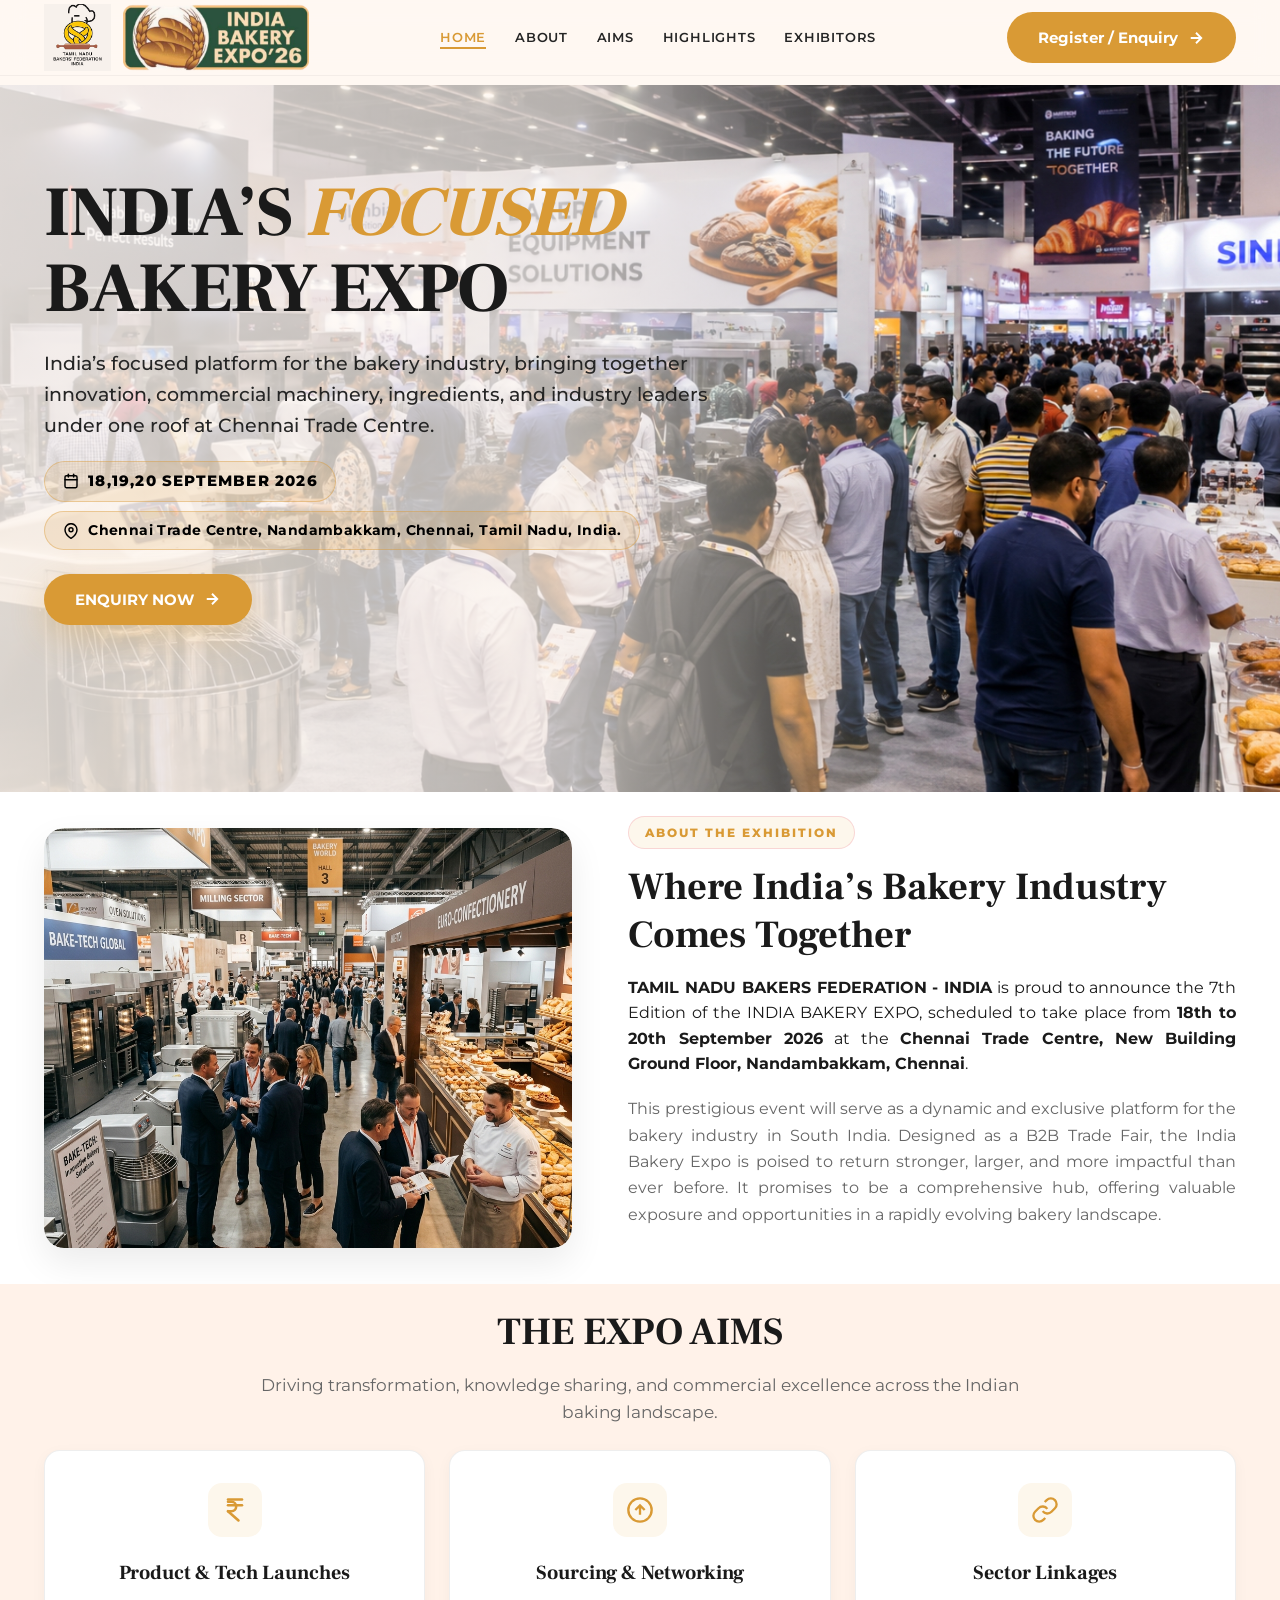
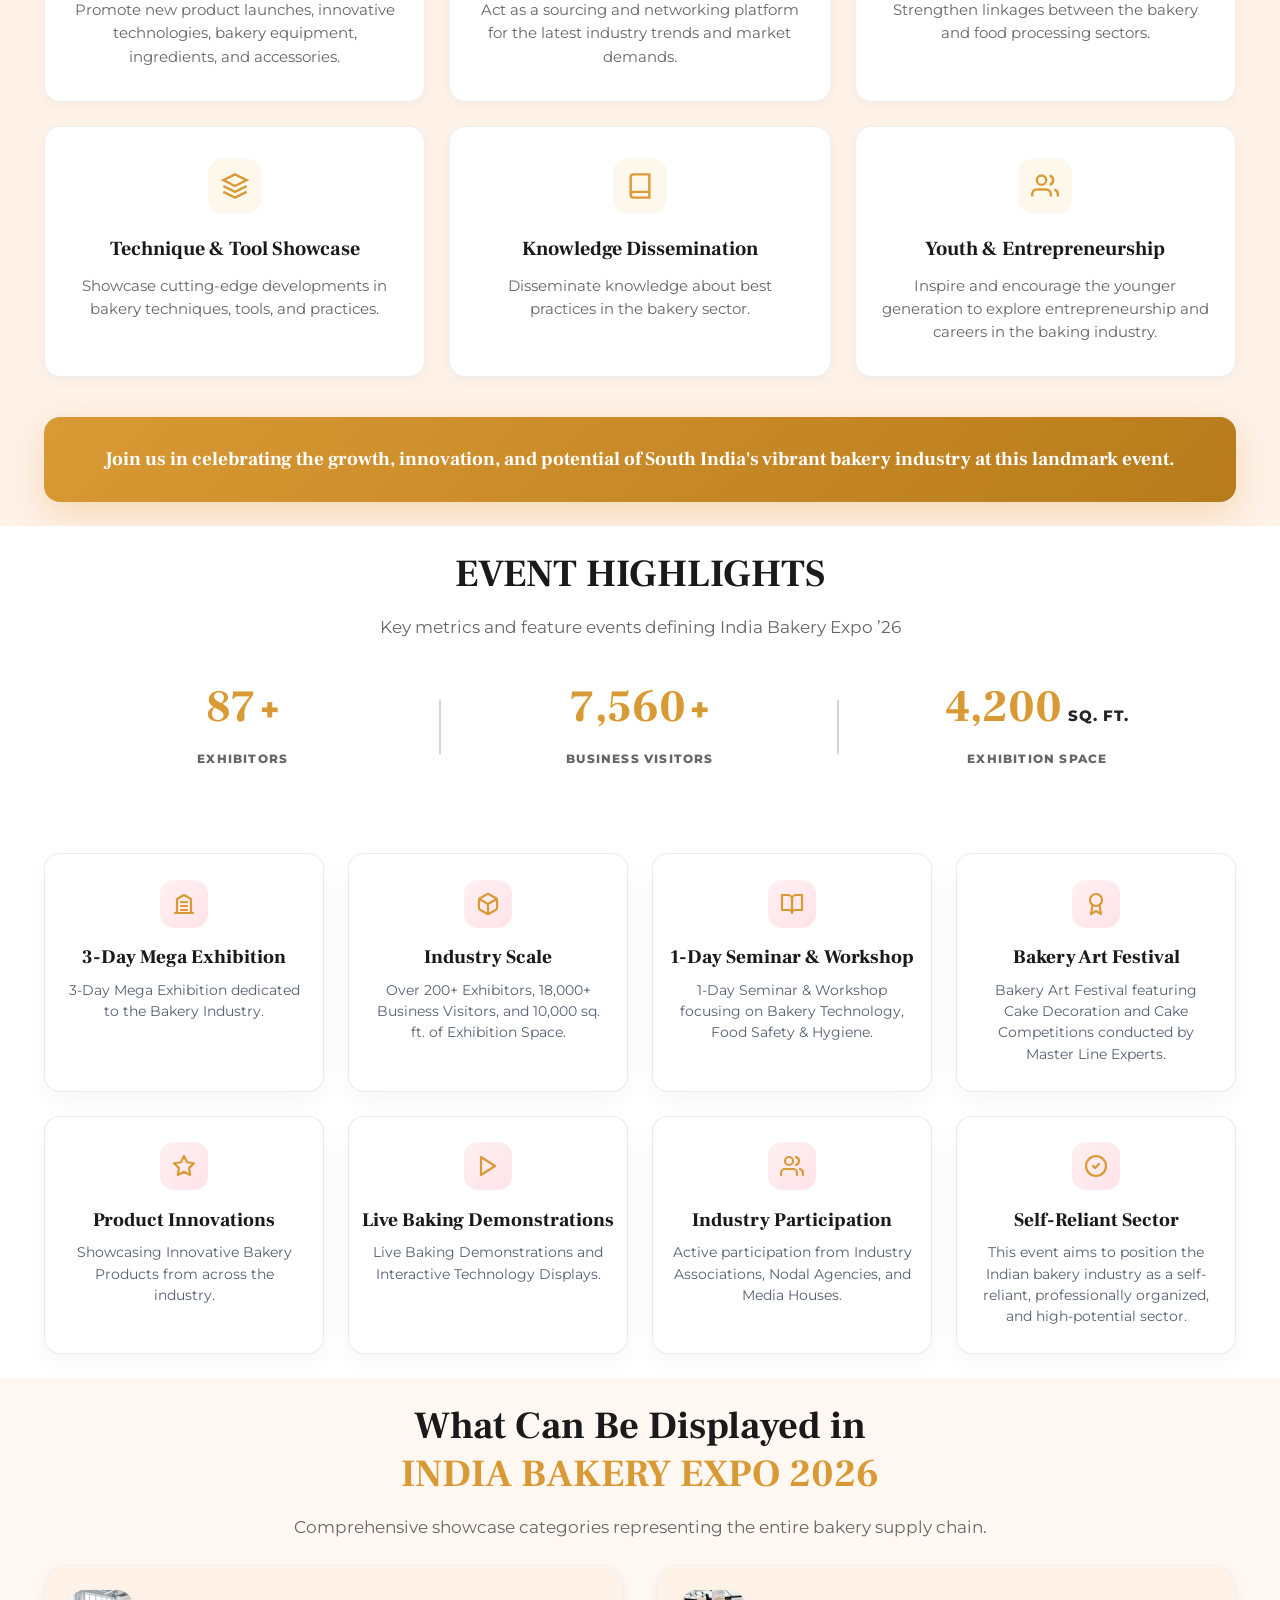
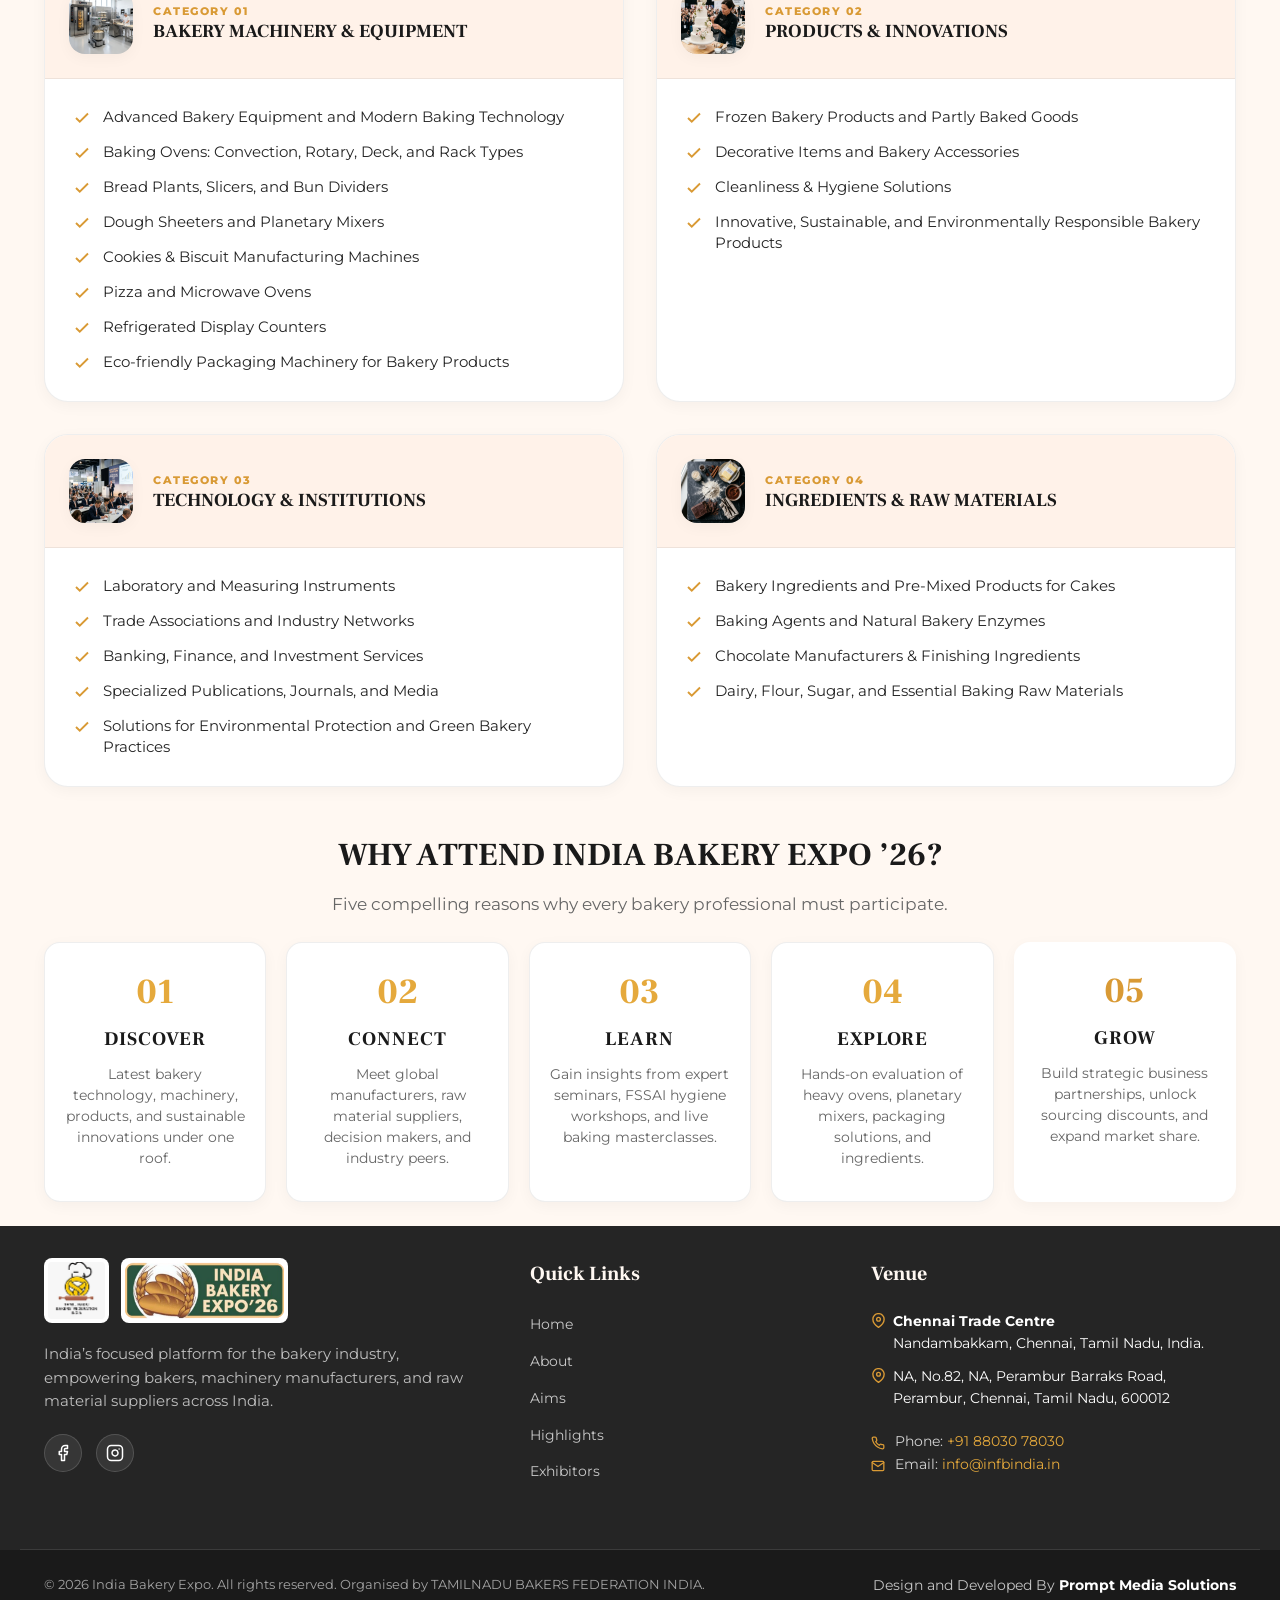
<file: index.html>
<!DOCTYPE html>
<html lang="en">

<head>
    <meta charset="UTF-8">
    <meta name="viewport" content="width=device-width, initial-scale=1.0">
    <title>India Bakery Expo 2026 | Bakery Exhibition in Chennai</title>
    <meta name="description"
        content="India Bakery Expo 2026, Chennai’s B2B bakery exhibition featuring bakery machinery, ingredients, technology, innovations, seminars and business networking.">
    <meta name="keywords"
        content="India Bakery Expo 2026, Bakery Exhibition in Chennai, Bakery Expo India, Bakery Machinery Exhibition, Bakery Industry Expo">

    <!-- Open Graph Tags -->
    <meta property="og:title" content="India Bakery Expo 2026 | Bakery Exhibition in Chennai">
    <meta property="og:description"
        content="India Bakery Expo 2026, Chennai’s B2B bakery exhibition featuring bakery machinery, ingredients, technology, innovations, seminars and business networking.">
    <meta property="og:image" content="assets/images/hero_bakery.jpg">
    <meta property="og:type" content="website">

    <!-- Google Fonts -->
    <link rel="preconnect" href="https://fonts.googleapis.com">
    <link rel="preconnect" href="https://fonts.gstatic.com" crossorigin>
    <link
        href="https://fonts.googleapis.com/css2?family=Frank+Ruhl+Libre:wght@300;400;500;600;700;800;900&family=Montserrat:ital,wght@0,300;0,400;0,500;0,600;0,700;0,800;0,900;1,400;1,700&display=swap"
        rel="stylesheet">

    <!-- CSS Stylesheet -->
    <link rel="stylesheet" href="style.css">
</head>

<body>

    <!-- STICKY HEADER & NAVBAR -->
    <header class="header" id="header">
        <div class="container header-container">
            <a href="#hero" class="logo-group" aria-label="India Bakery Expo Home">
                <img src="assets/images/logo.png" alt="India Bakery Expo ’26 Logo" class="header-logo-img">
                <img src="assets/images/logo4.png" alt="TNBF Expo Secondary Logo" class="header-logo-img second-logo">
            </a>

            <nav class="nav-menu" id="navMenu" aria-label="Main Navigation">
                <ul class="nav-list">
                    <li><a href="#hero" class="nav-link active">Home</a></li>
                    <li><a href="#about" class="nav-link">About</a></li>
                    <li><a href="#aims" class="nav-link">Aims</a></li>
                    <li><a href="#highlights" class="nav-link">Highlights</a></li>
                    <li><a href="#exhibitors" class="nav-link">Exhibitors</a></li>
                </ul>
            </nav>

            <div class="header-actions">
                <button class="btn btn-primary open-modal-btn" data-modal="enquiryModal">
                    <span>Register / Enquiry</span>
                    <svg class="arrow-icon" width="18" height="18" viewBox="0 0 24 24" fill="none" stroke="currentColor"
                        stroke-width="2.5">
                        <path d="M5 12h14M12 5l7 7-7 7" />
                    </svg>
                </button>
                <button class="hamburger-btn" id="hamburgerBtn" aria-label="Toggle navigation menu">
                    <span></span>
                    <span></span>
                    <span></span>
                </button>
            </div>
        </div>
    </header>

    <!-- MAIN CONTENT -->
    <main>

        <!-- 2. FULL-WIDTH HERO BANNER SECTION -->
        <section class="hero-section hero-fullwidth" id="hero">
            <div class="hero-bg-image" style="background-image: url('assets/images/web banner.png');"></div>
            <div class="hero-overlay-gradient"></div>

            <div class="container hero-container-full">
                <div class="hero-content-full">
                    <h1 class="hero-title-full">
                        INDIA’S <span class="title-accent">FOCUSED</span> BAKERY EXPO
                    </h1>

                    <p class="hero-description-full">
                        India’s focused platform for the bakery industry, bringing together innovation, commercial
                        machinery, ingredients, and industry leaders under one roof at Chennai Trade Centre.
                    </p>

                    <div class="hero-badges-wrapper">
                        <div class="hero-date-badge">
                            <svg width="16" height="16" viewBox="0 0 24 24" fill="none" stroke="currentColor" stroke-width="2.2" stroke-linecap="round" stroke-linejoin="round">
                                <rect x="3" y="4" width="18" height="18" rx="2" ry="2"/>
                                <line x1="16" y1="2" x2="16" y2="6"/>
                                <line x1="8" y1="2" x2="8" y2="6"/>
                                <line x1="3" y1="10" x2="21" y2="10"/>
                            </svg>
                            <span>18,19,20 SEPTEMBER 2026</span>
                        </div>

                        <div class="hero-location-badge">
                            <svg width="16" height="16" viewBox="0 0 24 24" fill="none" stroke="currentColor" stroke-width="2.2" stroke-linecap="round" stroke-linejoin="round">
                                <path d="M21 10c0 7-9 13-9 13s-9-6-9-13a9 9 0 0 1 18 0z"/>
                                <circle cx="12" cy="10" r="3"/>
                            </svg>
                            <span>Chennai Trade Centre, Nandambakkam, Chennai, Tamil Nadu, India.</span>
                        </div>
                    </div>

                    <div class="hero-cta-group">
                        <button class="btn btn-rose open-modal-btn" data-modal="enquiryModal">
                            <span>ENQUIRY NOW</span>
                            <svg width="18" height="18" viewBox="0 0 24 24" fill="none" stroke="currentColor"
                                stroke-width="2.5">
                                <path d="M5 12h14M12 5l7 7-7 7" />
                            </svg>
                        </button>
                    </div>

                </div>
            </div>

            <!-- Floating Badge for Fullwidth Hero -->

        </section>

        <!-- 3. EVENT INTRODUCTION -->
        <section class="section section-about" id="about">
            <div class="container">
                <!-- Mobile Header (Shown on mobile screens above image) -->
                <div class="about-header-mobile">
                    <div class="section-tag">ABOUT THE EXHIBITION</div>
                    <h2 class="section-title">Where India’s Bakery Industry Comes Together</h2>
                </div>

                <div class="split-layout">
                    <div class="split-visual fade-in-left">
                        <div class="image-stack">
                            <img src="assets/images/expo_intro.jpg" alt="India Bakery Expo B2B Exhibition Floor"
                                class="split-img img-main">
                        </div>
                    </div>

                    <div class="split-content fade-in-right">
                        <!-- Desktop Header (Shown on desktop screens) -->
                        <div class="about-header-desktop">
                            <div class="section-tag">ABOUT THE EXHIBITION</div>
                            <h2 class="section-title">Where India’s Bakery Industry Comes Together</h2>
                        </div>

                        <p class="lead-text">
                            <strong>TAMIL NADU BAKERS FEDERATION - INDIA</strong> is proud to announce the 7th Edition
                            of the INDIA BAKERY EXPO, scheduled to take place from <strong>18th to 20th
                                September 2026</strong> at the <strong>Chennai Trade Centre, New Building Ground Floor,
                                Nandambakkam, Chennai</strong>.
                        </p>

                        <p class="body-text">
                            This prestigious event will serve as a dynamic and exclusive platform for the bakery
                            industry in South India. Designed as a B2B Trade Fair, the India Bakery Expo is poised to
                            return stronger, larger, and more impactful than ever before. It promises to be a
                            comprehensive hub, offering valuable exposure and opportunities in a rapidly evolving bakery
                            landscape.
                        </p>

                    </div>
                </div>
            </div>
        </section>

        <!-- 4. THE EXPO AIMS -->
        <section class="section section-aims" id="aims">
            <div class="container">
                <div class="section-header text-center">
                    <h2 class="section-title">THE EXPO AIMS</h2>
                    <p class="section-subtitle">Driving transformation, knowledge sharing, and commercial excellence
                        across the Indian baking landscape.</p>
                </div>

                <div class="aims-grid">
                    <!-- Aim Card 1 -->
                    <div class="aim-card">
                        <div class="aim-icon-wrap">
                            <svg width="28" height="28" viewBox="0 0 24 24" fill="none" stroke="currentColor"
                                stroke-width="2.2" stroke-linecap="round" stroke-linejoin="round">
                                <path d="M6 3h12" />
                                <path d="M6 8h12" />
                                <path d="M6 13h3a4 4 0 0 0 0-8H6" />
                                <path d="M6 13l9 8" />
                            </svg>
                        </div>
                        <h3 class="aim-title">Product & Tech Launches</h3>
                        <p class="aim-text">Promote new product launches, innovative technologies, bakery equipment,
                            ingredients, and accessories.</p>
                    </div>

                    <!-- Aim Card 2 -->
                    <div class="aim-card">
                        <div class="aim-icon-wrap">
                            <svg width="28" height="28" viewBox="0 0 24 24" fill="none" stroke="currentColor"
                                stroke-width="2">
                                <circle cx="12" cy="12" r="10" />
                                <path d="M16 12l-4-4-4 4M12 16V8" />
                            </svg>
                        </div>
                        <h3 class="aim-title">Sourcing & Networking</h3>
                        <p class="aim-text">Act as a sourcing and networking platform for the latest industry trends and
                            market demands.</p>
                    </div>

                    <!-- Aim Card 3 -->
                    <div class="aim-card">
                        <div class="aim-icon-wrap">
                            <svg width="28" height="28" viewBox="0 0 24 24" fill="none" stroke="currentColor"
                                stroke-width="2">
                                <path d="M10 13a5 5 0 0 0 7.54.54l3-3a5 5 0 0 0-7.07-7.07l-1.72 1.71" />
                                <path d="M14 11a5 5 0 0 0-7.54-.54l-3 3a5 5 0 0 0 7.07 7.07l1.71-1.71" />
                            </svg>
                        </div>
                        <h3 class="aim-title">Sector Linkages</h3>
                        <p class="aim-text">Strengthen linkages between the bakery and food processing sectors.</p>
                    </div>

                    <!-- Aim Card 4 -->
                    <div class="aim-card">
                        <div class="aim-icon-wrap">
                            <svg width="28" height="28" viewBox="0 0 24 24" fill="none" stroke="currentColor"
                                stroke-width="2">
                                <polygon points="12 2 2 7 12 12 22 7 12 2" />
                                <polyline points="2 17 12 22 22 17" />
                                <polyline points="2 12 12 17 22 12" />
                            </svg>
                        </div>
                        <h3 class="aim-title">Technique & Tool Showcase</h3>
                        <p class="aim-text">Showcase cutting-edge developments in bakery techniques, tools, and
                            practices.</p>
                    </div>

                    <!-- Aim Card 5 -->
                    <div class="aim-card">
                        <div class="aim-icon-wrap">
                            <svg width="28" height="28" viewBox="0 0 24 24" fill="none" stroke="currentColor"
                                stroke-width="2">
                                <path d="M4 19.5A2.5 2.5 0 0 1 6.5 17H20" />
                                <path d="M6.5 2H20v20H6.5A2.5 2.5 0 0 1 4 19.5v-15A2.5 2.5 0 0 1 6.5 2z" />
                            </svg>
                        </div>
                        <h3 class="aim-title">Knowledge Dissemination</h3>
                        <p class="aim-text">Disseminate knowledge about best practices in the bakery sector.</p>
                    </div>

                    <!-- Aim Card 6 -->
                    <div class="aim-card">
                        <div class="aim-icon-wrap">
                            <svg width="28" height="28" viewBox="0 0 24 24" fill="none" stroke="currentColor"
                                stroke-width="2">
                                <path d="M17 21v-2a4 4 0 0 0-4-4H5a4 4 0 0 0-4 4v2" />
                                <circle cx="9" cy="7" r="4" />
                                <path d="M23 21v-2a4 4 0 0 0-3-3.87" />
                                <path d="M16 3.13a4 4 0 0 1 0 7.75" />
                            </svg>
                        </div>
                        <h3 class="aim-title">Youth & Entrepreneurship</h3>
                        <p class="aim-text">Inspire and encourage the younger generation to explore entrepreneurship and
                            careers in the baking industry.</p>
                    </div>

                    
                </div>

                <div class="aims-callout-banner text-center">
                    <p class="callout-text">Join us in celebrating the growth, innovation, and potential of South
                        India's vibrant bakery industry at this landmark event.</p>
                </div>
            </div>
        </section>

        <!-- 5. EVENT HIGHLIGHTS -->
        <section class="section section-highlights" id="highlights">
            <div class="container">
                <div class="section-header text-center">
                    <h2 class="section-title">EVENT HIGHLIGHTS</h2>
                    <p class="section-subtitle">Key metrics and feature events defining India Bakery Expo ’26</p>
                </div>

                <!-- Stats Counter Bar -->
                <div class="stats-grid">
                    <div class="stat-card">
                        <div class="stat-num-container">
                            <span class="stat-value" data-counter="200">0</span>
                            <span class="stat-plus">+</span>
                        </div>
                        <div class="stat-label">EXHIBITORS</div>
                    </div>
                    <div class="stat-card">
                        <div class="stat-num-container">
                            <span class="stat-value" data-counter="18000">0</span>
                            <span class="stat-plus">+</span>
                        </div>
                        <div class="stat-label">BUSINESS VISITORS</div>
                    </div>
                    <div class="stat-card">
                        <div class="stat-num-container">
                            <span class="stat-value" data-counter="10000">0</span>
                            <span class="stat-unit-label">SQ. FT.</span>
                        </div>
                        <div class="stat-label">EXHIBITION SPACE</div>
                    </div>
                    <!-- <div class="stat-card">
                        <div class="stat-value" data-counter="3">0</div>
                        <span class="stat-unit-label">DAYS</span>
                        <div class="stat-label">POWER-PACKED EXPO</div>
                    </div> -->
                </div>

                <!-- Feature Cards Layout (Redesigned 8 Highlights Grid) -->
                <div class="highlights-wrapper">
                    <div class="highlights-grid">

                        <!-- Highlight 1: EXHIBITION -->
                        <div class="highlight-card highlight-theme-rose">
                            <div class="highlight-top">
                                <div class="highlight-icon-box">
                                    <svg width="24" height="24" viewBox="0 0 24 24" fill="none" stroke="currentColor"
                                        stroke-width="2.2" stroke-linecap="round" stroke-linejoin="round">
                                        <path d="M3 21h18" />
                                        <path d="M5 21V7l7-4 7 4v14" />
                                        <path d="M9 10h6" />
                                        <path d="M9 14h6" />
                                        <path d="M9 18h6" />
                                    </svg>
                                </div>
                            </div>
                            <h3 class="highlight-title">3-Day Mega Exhibition</h3>
                            <p class="highlight-desc">3-Day Mega Exhibition dedicated to the Bakery Industry.</p>
                            <div class="highlight-card-accent"></div>
                        </div>

                        <!-- Highlight 2: SCALE -->
                        <div class="highlight-card highlight-theme-gold">
                            <div class="highlight-top">
                                <div class="highlight-icon-box">
                                    <svg width="24" height="24" viewBox="0 0 24 24" fill="none" stroke="currentColor"
                                        stroke-width="2.2" stroke-linecap="round" stroke-linejoin="round">
                                        <path
                                            d="M21 16V8a2 2 0 0 0-1-1.73l-7-4a2 2 0 0 0-2 0l-7 4A2 2 0 0 0 3 8v8a2 2 0 0 0 1 1.73l7 4a2 2 0 0 0 2 0l7-4A2 2 0 0 0 21 16z" />
                                        <polyline points="3.27 6.96 12 12.01 20.73 6.96" />
                                        <line x1="12" y1="22.08" x2="12" y2="12" />
                                    </svg>
                                </div>
                            </div>
                            <h3 class="highlight-title">Industry Scale</h3>
                            <p class="highlight-desc">Over 200+ Exhibitors, 18,000+ Business Visitors, and 10,000 sq.
                                ft. of Exhibition Space.</p>
                            <div class="highlight-card-accent"></div>
                        </div>

                        <!-- Highlight 3: KNOWLEDGE -->
                        <div class="highlight-card highlight-theme-emerald">
                            <div class="highlight-top">
                                <div class="highlight-icon-box">
                                    <svg width="24" height="24" viewBox="0 0 24 24" fill="none" stroke="currentColor"
                                        stroke-width="2.2" stroke-linecap="round" stroke-linejoin="round">
                                        <path d="M2 3h6a4 4 0 0 1 4 4v14a3 3 0 0 0-3-3H2z" />
                                        <path d="M22 3h-6a4 4 0 0 0-4 4v14a3 3 0 0 1 3-3h7z" />
                                    </svg>
                                </div>
                            </div>
                            <h3 class="highlight-title">1-Day Seminar & Workshop</h3>
                            <p class="highlight-desc">1-Day Seminar & Workshop focusing on Bakery Technology, Food
                                Safety & Hygiene.</p>
                            <div class="highlight-card-accent"></div>
                        </div>

                        <!-- Highlight 4: COMPETITION -->
                        <div class="highlight-card highlight-theme-purple">
                            <div class="highlight-top">
                                <div class="highlight-icon-box">
                                    <svg width="24" height="24" viewBox="0 0 24 24" fill="none" stroke="currentColor"
                                        stroke-width="2.2" stroke-linecap="round" stroke-linejoin="round">
                                        <circle cx="12" cy="8" r="6" />
                                        <path d="M15.477 12.89 17 22l-5-3-5 3 1.523-9.11" />
                                    </svg>
                                </div>
                            </div>
                            <h3 class="highlight-title">Bakery Art Festival</h3>
                            <p class="highlight-desc">Bakery Art Festival featuring Cake Decoration and Cake
                                Competitions conducted by Master Line Experts.</p>
                            <div class="highlight-card-accent"></div>
                        </div>

                        <!-- Highlight 5: INNOVATION -->
                        <div class="highlight-card highlight-theme-amber">
                            <div class="highlight-top">
                                <div class="highlight-icon-box">
                                    <svg width="24" height="24" viewBox="0 0 24 24" fill="none" stroke="currentColor"
                                        stroke-width="2.2" stroke-linecap="round" stroke-linejoin="round">
                                        <polygon
                                            points="12 2 15.09 8.26 22 9.27 17 14.14 18.18 21.02 12 17.77 5.82 21.02 7 14.14 2 9.27 8.91 8.26 12 2" />
                                    </svg>
                                </div>
                            </div>
                            <h3 class="highlight-title">Product Innovations</h3>
                            <p class="highlight-desc">Showcasing Innovative Bakery Products from across the industry.
                            </p>
                            <div class="highlight-card-accent"></div>
                        </div>

                        <!-- Highlight 6: LIVE DEMO -->
                        <div class="highlight-card highlight-theme-rose">
                            <div class="highlight-top">
                                <div class="highlight-icon-box">
                                    <svg width="24" height="24" viewBox="0 0 24 24" fill="none" stroke="currentColor"
                                        stroke-width="2.2" stroke-linecap="round" stroke-linejoin="round">
                                        <polygon points="5 3 19 12 5 21 5 3" />
                                    </svg>
                                </div>
                            </div>
                            <h3 class="highlight-title">Live Baking Demonstrations</h3>
                            <p class="highlight-desc">Live Baking Demonstrations and Interactive Technology Displays.
                            </p>
                            <div class="highlight-card-accent"></div>
                        </div>

                        <!-- Highlight 7: PARTNERSHIPS -->
                        <div class="highlight-card highlight-theme-emerald">
                            <div class="highlight-top">
                                <div class="highlight-icon-box">
                                    <svg width="24" height="24" viewBox="0 0 24 24" fill="none" stroke="currentColor"
                                        stroke-width="2.2" stroke-linecap="round" stroke-linejoin="round">
                                        <path d="M17 21v-2a4 4 0 0 0-4-4H5a4 4 0 0 0-4 4v2" />
                                        <circle cx="9" cy="7" r="4" />
                                        <path d="M23 21v-2a4 4 0 0 0-3-3.87" />
                                        <path d="M16 3.13a4 4 0 0 1 0 7.75" />
                                    </svg>
                                </div>
                            </div>
                            <h3 class="highlight-title">Industry Participation</h3>
                            <p class="highlight-desc">Active participation from Industry Associations, Nodal Agencies,
                                and Media Houses.</p>
                            <div class="highlight-card-accent"></div>
                        </div>

                        <!-- Highlight 8: VISION -->
                        <div class="highlight-card highlight-theme-gold">
                            <div class="highlight-top">
                                <div class="highlight-icon-box">
                                    <svg width="24" height="24" viewBox="0 0 24 24" fill="none" stroke="currentColor"
                                        stroke-width="2.2" stroke-linecap="round" stroke-linejoin="round">
                                        <circle cx="12" cy="12" r="10" />
                                        <path d="m9 12 2 2 4-4" />
                                    </svg>
                                </div>
                            </div>
                            <h3 class="highlight-title">Self-Reliant Sector</h3>
                            <p class="highlight-desc">This event aims to position the Indian bakery industry as a
                                self-reliant, professionally organized, and high-potential sector.</p>
                            <div class="highlight-card-accent"></div>
                        </div>

                    </div>
                </div>
            </div>
        </section>

        <!-- 6. WHAT CAN BE DISPLAYED -->
        <section class="section section-exhibitors" id="exhibitors">
            <div class="container">
                <div class="section-header text-center">
                    <h2 class="section-title">What Can Be Displayed in<br><span class="title-rose">INDIA BAKERY EXPO
                            2026</span></h2>
                    <p class="section-subtitle">Comprehensive showcase categories representing the entire bakery supply
                        chain.</p>
                </div>

                <div class="categories-grid">

                    <!-- Category 1 -->
                    <div class="category-card" id="cat-1">
                        <div class="category-header">
                            <div class="category-icon-box">
                                <img src="assets/images/bakery_machinery.jpg" alt="Bakery Machinery"
                                    class="category-thumb">
                            </div>
                            <div class="category-title-wrap">
                                <span class="category-num">CATEGORY 01</span>
                                <h3 class="category-title">BAKERY MACHINERY & EQUIPMENT</h3>
                            </div>
                        </div>
                        <div class="category-body">
                            <ul class="category-list">
                                <li>
                                    <svg class="check-icon" width="18" height="18" viewBox="0 0 24 24" fill="none"
                                        stroke="currentColor" stroke-width="2.5">
                                        <polyline points="20 6 9 17 4 12" />
                                    </svg>
                                    <span>Advanced Bakery Equipment and Modern Baking Technology</span>
                                </li>
                                <li>
                                    <svg class="check-icon" width="18" height="18" viewBox="0 0 24 24" fill="none"
                                        stroke="currentColor" stroke-width="2.5">
                                        <polyline points="20 6 9 17 4 12" />
                                    </svg>
                                    <span>Baking Ovens: Convection, Rotary, Deck, and Rack Types</span>
                                </li>
                                <li>
                                    <svg class="check-icon" width="18" height="18" viewBox="0 0 24 24" fill="none"
                                        stroke="currentColor" stroke-width="2.5">
                                        <polyline points="20 6 9 17 4 12" />
                                    </svg>
                                    <span>Bread Plants, Slicers, and Bun Dividers</span>
                                </li>
                                <li>
                                    <svg class="check-icon" width="18" height="18" viewBox="0 0 24 24" fill="none"
                                        stroke="currentColor" stroke-width="2.5">
                                        <polyline points="20 6 9 17 4 12" />
                                    </svg>
                                    <span>Dough Sheeters and Planetary Mixers</span>
                                </li>
                                <li>
                                    <svg class="check-icon" width="18" height="18" viewBox="0 0 24 24" fill="none"
                                        stroke="currentColor" stroke-width="2.5">
                                        <polyline points="20 6 9 17 4 12" />
                                    </svg>
                                    <span>Cookies & Biscuit Manufacturing Machines</span>
                                </li>
                                <li>
                                    <svg class="check-icon" width="18" height="18" viewBox="0 0 24 24" fill="none"
                                        stroke="currentColor" stroke-width="2.5">
                                        <polyline points="20 6 9 17 4 12" />
                                    </svg>
                                    <span>Pizza and Microwave Ovens</span>
                                </li>
                                <li>
                                    <svg class="check-icon" width="18" height="18" viewBox="0 0 24 24" fill="none"
                                        stroke="currentColor" stroke-width="2.5">
                                        <polyline points="20 6 9 17 4 12" />
                                    </svg>
                                    <span>Refrigerated Display Counters</span>
                                </li>
                                <li>
                                    <svg class="check-icon" width="18" height="18" viewBox="0 0 24 24" fill="none"
                                        stroke="currentColor" stroke-width="2.5">
                                        <polyline points="20 6 9 17 4 12" />
                                    </svg>
                                    <span>Eco-friendly Packaging Machinery for Bakery Products</span>
                                </li>
                            </ul>
                        </div>
                    </div>

                    <!-- Category 2 -->
                    <div class="category-card" id="cat-2">
                        <div class="category-header">
                            <div class="category-icon-box">
                                <img src="assets/images/bakery_art.jpg" alt="Bakery Products & Innovations"
                                    class="category-thumb">
                            </div>
                            <div class="category-title-wrap">
                                <span class="category-num">CATEGORY 02</span>
                                <h3 class="category-title">PRODUCTS & INNOVATIONS</h3>
                            </div>
                        </div>
                        <div class="category-body">
                            <ul class="category-list">
                                <li>
                                    <svg class="check-icon" width="18" height="18" viewBox="0 0 24 24" fill="none"
                                        stroke="currentColor" stroke-width="2.5">
                                        <polyline points="20 6 9 17 4 12" />
                                    </svg>
                                    <span>Frozen Bakery Products and Partly Baked Goods</span>
                                </li>
                                <li>
                                    <svg class="check-icon" width="18" height="18" viewBox="0 0 24 24" fill="none"
                                        stroke="currentColor" stroke-width="2.5">
                                        <polyline points="20 6 9 17 4 12" />
                                    </svg>
                                    <span>Decorative Items and Bakery Accessories</span>
                                </li>
                                <li>
                                    <svg class="check-icon" width="18" height="18" viewBox="0 0 24 24" fill="none"
                                        stroke="currentColor" stroke-width="2.5">
                                        <polyline points="20 6 9 17 4 12" />
                                    </svg>
                                    <span>Cleanliness & Hygiene Solutions</span>
                                </li>
                                <li>
                                    <svg class="check-icon" width="18" height="18" viewBox="0 0 24 24" fill="none"
                                        stroke="currentColor" stroke-width="2.5">
                                        <polyline points="20 6 9 17 4 12" />
                                    </svg>
                                    <span>Innovative, Sustainable, and Environmentally Responsible Bakery
                                        Products</span>
                                </li>
                            </ul>
                        </div>
                    </div>

                    <!-- Category 3 -->
                    <div class="category-card" id="cat-3">
                        <div class="category-header">
                            <div class="category-icon-box">
                                <img src="assets/images/bakery_seminar.jpg" alt="Technology & Institutions"
                                    class="category-thumb">
                            </div>
                            <div class="category-title-wrap">
                                <span class="category-num">CATEGORY 03</span>
                                <h3 class="category-title">TECHNOLOGY & INSTITUTIONS</h3>
                            </div>
                        </div>
                        <div class="category-body">
                            <ul class="category-list">
                                <li>
                                    <svg class="check-icon" width="18" height="18" viewBox="0 0 24 24" fill="none"
                                        stroke="currentColor" stroke-width="2.5">
                                        <polyline points="20 6 9 17 4 12" />
                                    </svg>
                                    <span>Laboratory and Measuring Instruments</span>
                                </li>
                                <li>
                                    <svg class="check-icon" width="18" height="18" viewBox="0 0 24 24" fill="none"
                                        stroke="currentColor" stroke-width="2.5">
                                        <polyline points="20 6 9 17 4 12" />
                                    </svg>
                                    <span>Trade Associations and Industry Networks</span>
                                </li>
                                <li>
                                    <svg class="check-icon" width="18" height="18" viewBox="0 0 24 24" fill="none"
                                        stroke="currentColor" stroke-width="2.5">
                                        <polyline points="20 6 9 17 4 12" />
                                    </svg>
                                    <span>Banking, Finance, and Investment Services</span>
                                </li>
                                <li>
                                    <svg class="check-icon" width="18" height="18" viewBox="0 0 24 24" fill="none"
                                        stroke="currentColor" stroke-width="2.5">
                                        <polyline points="20 6 9 17 4 12" />
                                    </svg>
                                    <span>Specialized Publications, Journals, and Media</span>
                                </li>
                                <li>
                                    <svg class="check-icon" width="18" height="18" viewBox="0 0 24 24" fill="none"
                                        stroke="currentColor" stroke-width="2.5">
                                        <polyline points="20 6 9 17 4 12" />
                                    </svg>
                                    <span>Solutions for Environmental Protection and Green Bakery Practices</span>
                                </li>
                            </ul>
                        </div>
                    </div>

                    <!-- Category 4 -->
                    <div class="category-card" id="cat-4">
                        <div class="category-header">
                            <div class="category-icon-box">
                                <img src="assets/images/bakery_ingredients.jpg" alt="Bakery Ingredients"
                                    class="category-thumb">
                            </div>
                            <div class="category-title-wrap">
                                <span class="category-num">CATEGORY 04</span>
                                <h3 class="category-title">INGREDIENTS & RAW MATERIALS</h3>
                            </div>
                        </div>
                        <div class="category-body">
                            <ul class="category-list">
                                <li>
                                    <svg class="check-icon" width="18" height="18" viewBox="0 0 24 24" fill="none"
                                        stroke="currentColor" stroke-width="2.5">
                                        <polyline points="20 6 9 17 4 12" />
                                    </svg>
                                    <span>Bakery Ingredients and Pre-Mixed Products for Cakes</span>
                                </li>
                                <li>
                                    <svg class="check-icon" width="18" height="18" viewBox="0 0 24 24" fill="none"
                                        stroke="currentColor" stroke-width="2.5">
                                        <polyline points="20 6 9 17 4 12" />
                                    </svg>
                                    <span>Baking Agents and Natural Bakery Enzymes</span>
                                </li>
                                <li>
                                    <svg class="check-icon" width="18" height="18" viewBox="0 0 24 24" fill="none"
                                        stroke="currentColor" stroke-width="2.5">
                                        <polyline points="20 6 9 17 4 12" />
                                    </svg>
                                    <span>Chocolate Manufacturers & Finishing Ingredients</span>
                                </li>
                                <li>
                                    <svg class="check-icon" width="18" height="18" viewBox="0 0 24 24" fill="none"
                                        stroke="currentColor" stroke-width="2.5">
                                        <polyline points="20 6 9 17 4 12" />
                                    </svg>
                                    <span>Dairy, Flour, Sugar, and Essential Baking Raw Materials</span>
                                </li>
                            </ul>
                        </div>
                    </div>

                </div>
            </div>
        </section>

        <!-- 10. WHY ATTEND -->
        <section class="section section-why" id="why">
            <div class="container">
                <div class="section-header text-center">
                    <h2 class="section-title">WHY ATTEND INDIA BAKERY EXPO ’26?</h2>
                    <p class="section-subtitle">Five compelling reasons why every bakery professional must participate.
                    </p>
                </div>

                <div class="why-grid">
                    <!-- Why 1 -->
                    <div class="why-card">
                        <div class="why-num">01</div>
                        <h3 class="why-title">DISCOVER</h3>
                        <p class="why-desc">Latest bakery technology, machinery, products, and sustainable innovations
                            under one roof.</p>
                    </div>

                    <!-- Why 2 -->
                    <div class="why-card">
                        <div class="why-num">02</div>
                        <h3 class="why-title">CONNECT</h3>
                        <p class="why-desc">Meet global manufacturers, raw material suppliers, decision makers, and
                            industry peers.</p>
                    </div>

                    <!-- Why 3 -->
                    <div class="why-card">
                        <div class="why-num">03</div>
                        <h3 class="why-title">LEARN</h3>
                        <p class="why-desc">Gain insights from expert seminars, FSSAI hygiene workshops, and live baking
                            masterclasses.</p>
                    </div>

                    <!-- Why 4 -->
                    <div class="why-card">
                        <div class="why-num">04</div>
                        <h3 class="why-title">EXPLORE</h3>
                        <p class="why-desc">Hands-on evaluation of heavy ovens, planetary mixers, packaging solutions,
                            and ingredients.</p>
                    </div>

                    <!-- Why 5 -->
                    <div class="why-card why-card-featured">
                        <div class="why-num">05</div>
                        <h3 class="why-title">GROW</h3>
                        <p class="why-desc">Build strategic business partnerships, unlock sourcing discounts, and expand
                            market share.</p>
                    </div>
                </div>
            </div>
        </section>



    </main>

    <!-- 13. FOOTER -->
    <footer class="footer">
        <div class="container footer-container">
            <div class="footer-brand-col">
                <div class="logo-group logo-footer">
                    <img src="assets/images/logo.png" alt="India Bakery Expo ’26 Logo" class="footer-logo-img">
                    <img src="assets/images/logo4.png" alt="TNBF Expo Secondary Logo" class="footer-logo-img second-logo">
                </div>
                <p class="footer-desc">
                    India’s focused platform for the bakery industry, empowering bakers, machinery manufacturers, and
                    raw material suppliers across India.
                </p>
                <div class="footer-social-links desktop-social-links">
                    <a href="https://www.facebook.com/TamilNaduBakersFederationIndia" target="_blank" rel="noopener" aria-label="Facebook" class="social-icon-link">
                        <svg width="18" height="18" viewBox="0 0 24 24" fill="none" stroke="currentColor" stroke-width="2" stroke-linecap="round" stroke-linejoin="round">
                            <path d="M18 2h-3a5 5 0 0 0-5 5v3H7v4h3v8h4v-8h3l1-4h-4V7a1 1 0 0 1 1-1h3z"></path>
                        </svg>
                    </a>
                    <a href="https://www.instagram.com/tnbf_india_2026/?hl=en" target="_blank" rel="noopener" aria-label="Instagram" class="social-icon-link">
                        <svg width="18" height="18" viewBox="0 0 24 24" fill="none" stroke="currentColor" stroke-width="2" stroke-linecap="round" stroke-linejoin="round">
                            <rect x="2" y="2" width="20" height="20" rx="5" ry="5"></rect>
                            <path d="M16 11.37A4 4 0 1 1 12.63 8 4 4 0 0 1 16 11.37z"></path>
                            <line x1="17.5" y1="6.5" x2="17.51" y2="6.5"></line>
                        </svg>
                    </a>
                </div>
            </div>

            <div class="footer-links-col">
                <h4 class="footer-heading">Quick Links</h4>
                <ul class="footer-links">
                    <li><a href="#hero">Home</a></li>
                    <li><a href="#about">About</a></li>
                    <li><a href="#aims">Aims</a></li>
                    <li><a href="#highlights">Highlights</a></li>
                    <li><a href="#exhibitors">Exhibitors</a></li>
                </ul>
            </div>

            <div class="footer-social-col mobile-only-social">
                <h4 class="footer-heading">Follow Us</h4>
                <div class="footer-social-links">
                    <a href="https://www.facebook.com/TamilNaduBakersFederationIndia" target="_blank" rel="noopener" aria-label="Facebook" class="social-icon-link">
                        <svg width="18" height="18" viewBox="0 0 24 24" fill="none" stroke="currentColor" stroke-width="2" stroke-linecap="round" stroke-linejoin="round">
                            <path d="M18 2h-3a5 5 0 0 0-5 5v3H7v4h3v8h4v-8h3l1-4h-4V7a1 1 0 0 1 1-1h3z"></path>
                        </svg>
                    </a>
                    <a href="https://www.instagram.com/tnbf_india_2026/?hl=en" target="_blank" rel="noopener" aria-label="Instagram" class="social-icon-link">
                        <svg width="18" height="18" viewBox="0 0 24 24" fill="none" stroke="currentColor" stroke-width="2" stroke-linecap="round" stroke-linejoin="round">
                            <rect x="2" y="2" width="20" height="20" rx="5" ry="5"></rect>
                            <path d="M16 11.37A4 4 0 1 1 12.63 8 4 4 0 0 1 16 11.37z"></path>
                            <line x1="17.5" y1="6.5" x2="17.51" y2="6.5"></line>
                        </svg>
                    </a>
                </div>
            </div>

            <div class="footer-info-col">
                <h4 class="footer-heading">Venue</h4>
                
                <a href="https://maps.app.goo.gl/x0kiJPY8jcbdKNaP9" target="_blank" rel="noopener"
                    class="footer-event-venue"
                    style="display: flex; align-items: flex-start; gap: 7px; text-decoration: none; color: inherit;">
                    <svg width="15" height="15" viewBox="0 0 24 24" fill="none" stroke="var(--rose)" stroke-width="2.2"
                        stroke-linecap="round" stroke-linejoin="round" style="flex-shrink: 0; margin-top: 2px;">
                        <path d="M21 10c0 7-9 13-9 13s-9-6-9-13a9 9 0 0 1 18 0z" />
                        <circle cx="12" cy="10" r="3" />
                    </svg>
                    <span><strong>Chennai Trade Centre</strong><br>Nandambakkam, Chennai, Tamil Nadu, India.</span>
                </a>
                <a href="https://maps.google.com/?q=No.82,+Perambur+Barracks+Road,+Perambur,+Chennai,+Tamil+Nadu+600012"
                    target="_blank" rel="noopener" class="footer-event-venue"
                    style="display: flex; align-items: flex-start; gap: 7px; text-decoration: none; color: inherit; margin-top: 0.65rem;">
                    <svg width="15" height="15" viewBox="0 0 24 24" fill="none" stroke="var(--rose)" stroke-width="2.2"
                        stroke-linecap="round" stroke-linejoin="round" style="flex-shrink: 0; margin-top: 2px;">
                        <path d="M21 10c0 7-9 13-9 13s-9-6-9-13a9 9 0 0 1 18 0z" />
                        <circle cx="12" cy="10" r="3" />
                    </svg>
                    <span>NA, No.82, NA, Perambur Barraks Road, Perambur, Chennai, Tamil Nadu, 600012</span>
                </a>
                <div class="footer-contact-fast">
                    <p>
                        <svg width="14" height="14" viewBox="0 0 24 24" fill="none" stroke="var(--rose)"
                            stroke-width="2.2" stroke-linecap="round" stroke-linejoin="round"
                            style="vertical-align: text-bottom; margin-right: 6px;">
                            <path
                                d="M22 16.92v3a2 2 0 0 1-2.18 2 19.79 19.79 0 0 1-8.63-3.07 19.5 19.5 0 0 1-6-6 19.79 19.79 0 0 1-3.07-8.67A2 2 0 0 1 4.11 2h3a2 2 0 0 1 2 1.72 12.84 12.84 0 0 0 .7 2.81 2 2 0 0 1-.45 2.11L8.09 9.91a16 16 0 0 0 6 6l1.27-1.27a2 2 0 0 1 2.11-.45 12.84 12.84 0 0 0 2.81.7A2 2 0 0 1 22 16.92z" />
                        </svg>
                        Phone: <a href="tel:+918803078030">+91 88030 78030</a>
                    </p>
                    <p>
                        <svg width="14" height="14" viewBox="0 0 24 24" fill="none" stroke="var(--rose)"
                            stroke-width="2.2" stroke-linecap="round" stroke-linejoin="round"
                            style="vertical-align: text-bottom; margin-right: 6px;">
                            <path d="M4 4h16c1.1 0 2 .9 2 2v12c0 1.1-.9 2-2 2H4c-1.1 0-2-.9-2-2V6c0-1.1.9-2 2-2z" />
                            <polyline points="22,6 12,13 2,6" />
                        </svg>
                        Email: <a href="mailto:info@infbindia.in">info@infbindia.in</a>
                    </p>
                </div>
            </div>
        </div>

        <div class="footer-bottom">
            <div class="container footer-bottom-container"
                style="display: flex; flex-wrap: wrap; align-items: center; justify-content: space-between; text-align: center; gap: 0.5rem;">
                <p style="margin: 0;">© 2026 India Bakery Expo. All rights reserved. Organised by TAMILNADU BAKERS
                    FEDERATION INDIA.</p>
                <p style="margin: 0; font-size: 0.85rem; color: rgba(255,255,255,0.75);">Design and Developed By <strong
                        style="color: #FFFFFF;">Prompt Media Solutions</strong></p>
            </div>
        </div>
    </footer>

    <!-- REGISTRATION / ENQUIRY MODAL DIALOG -->
    <div class="modal-overlay" id="enquiryModal" aria-hidden="true">
        <div class="modal-card" role="dialog" aria-modal="true" aria-labelledby="modalHeaderTitle">

            <!-- Red / Theme Header Banner -->
            <div class="modal-header-bar">
                <h3 id="modalHeaderTitle" class="modal-header-title">REGISTER FOR INDIA BAKERY EXPO - 2026</h3>
                <button class="modal-close-icon" id="modalCloseBtn" aria-label="Close modal">
                    <svg width="20" height="20" viewBox="0 0 24 24" fill="none" stroke="currentColor" stroke-width="2.5"
                        stroke-linecap="round" stroke-linejoin="round">
                        <line x1="18" y1="6" x2="6" y2="18"></line>
                        <line x1="6" y1="6" x2="18" y2="18"></line>
                    </svg>
                </button>
            </div>

            <!-- Modal Content Body -->
            <div class="modal-body-content">

                <!-- Tab Selector Switcher -->
                <div class="modal-tab-switcher" role="tablist">
                    <button type="button" class="tab-btn active" id="tabVisitorBtn" role="tab" aria-selected="true"
                        aria-controls="visitorForm"
                        style="display: inline-flex; align-items: center; justify-content: center; gap: 6px;">
                        <svg width="18" height="18" viewBox="0 0 24 24" fill="none" stroke="currentColor"
                            stroke-width="2" stroke-linecap="round" stroke-linejoin="round">
                            <path d="M20 21v-2a4 4 0 0 0-4-4H8a4 4 0 0 0-4 4v2"></path>
                            <circle cx="12" cy="7" r="4"></circle>
                        </svg>
                        Visitor Registration
                    </button>
                    <button type="button" class="tab-btn" id="tabStallBtn" role="tab" aria-selected="false"
                        aria-controls="stallForm"
                        style="display: inline-flex; align-items: center; justify-content: center; gap: 6px;">
                        <svg width="18" height="18" viewBox="0 0 24 24" fill="none" stroke="currentColor"
                            stroke-width="2" stroke-linecap="round" stroke-linejoin="round">
                            <path d="M3 9l9-7 9 7v11a2 2 0 0 1-2 2H5a2 2 0 0 1-2-2z"></path>
                            <polyline points="9 22 9 12 15 12 15 22"></polyline>
                        </svg>
                        Stall Booking
                    </button>
                </div>

                <!-- FORM 1: VISITOR REGISTRATION (ACTIVE) -->
                <form class="modal-enquiry-form tab-content active" id="visitorForm" role="tabpanel" novalidate>

                    <!-- Row 1: Q3 Past Attendance -->
                    <div class="modal-field-group field-full-width" style="margin-bottom: 0.85rem;">
                        <label class="field-question-label">Have you attended India Bakery Expo before? <span
                                style="color: #E53E3E;">*</span></label>
                        <div class="inline-radio-row" style="margin-top: 0.35rem;">
                            <label class="inline-radio-item">
                                <input type="radio" name="mPastVisitor" value="Yes" required>
                                <span class="radio-custom-circle"></span>
                                <span class="inline-radio-label">Yes</span>
                            </label>
                            <label class="inline-radio-item">
                                <input type="radio" name="mPastVisitor" value="No, this is my first visit" checked>
                                <span class="radio-custom-circle"></span>
                                <span class="inline-radio-label">No</span>
                            </label>
                        </div>
                    </div>

                    <!-- Row 2: Q1 & Q2 Horizontally Side-by-Side -->
                    <div class="form-grid-2col" style="align-items: flex-end; margin-bottom: 0.85rem;">
                        <!-- Q1: Date of Visit Dropdown -->
                        <div class="modal-field-group">
                            <label for="visitorVisitDate" class="field-question-label">When do you plan to visit the
                                expo? <span style="color: #E53E3E;">*</span></label>
                            <select id="visitorVisitDate" class="expo-input expo-select" required>
                                <option value="" disabled selected>Select an option</option>
                                <option value="18 Friday, September, 2026">18 Friday, September, 2026</option>
                                <option value="19 Saturday, September, 2026">19 Saturday, September, 2026</option>
                                <option value="20 Sunday, September, 2026">20 Sunday, September, 2026</option>
                            </select>
                        </div>

                        <!-- Q2: Profile Dropdown -->
                        <div class="modal-field-group">
                            <label for="visitorProfile" class="field-question-label">Which best describes you? <span
                                    style="color: #E53E3E;">*</span></label>
                            <select id="visitorProfile" class="expo-input expo-select" required>
                                <option value="" disabled selected>Select an option</option>
                                <option value="Bakery Owner">Bakery Owner</option>
                                <option value="Home Baker">Home Baker</option>
                                <option value="Bakery Equipment Dealer">Bakery Equipment Dealer</option>
                                <option value="Distributor / Wholesaler">Distributor / Wholesaler</option>
                                <option value="Entrepreneur Planning to Start a Bakery">Entrepreneur Planning to Start a
                                    Bakery</option>
                                <option value="Student">Student</option>
                                <option value="General Visitor">General Visitor</option>
                            </select>
                        </div>
                    </div>

                    <!-- Contact Information Section -->
                    <div class="contact-info-section-wrapper">
                        <div class="form-grid-2col">
                            <div class="modal-field-group">
                                <label for="visitorName">Full name <span style="color: #E53E3E;">*</span></label>
                                <input type="text" id="visitorName" class="expo-input" placeholder="Enter your Name."
                                    required>
                            </div>

                            <div class="modal-field-group">
                                <label for="visitorMobile">Phone number <span style="color: #E53E3E;">*</span></label>
                                <input type="tel" id="visitorMobile" class="expo-input"
                                    placeholder="Enter your Mobile Number." required>
                            </div>

                            <div class="modal-field-group">
                                <label for="visitorEmail">Email <span style="color: #E53E3E;">*</span></label>
                                <input type="email" id="visitorEmail" class="expo-input"
                                    placeholder="Enter your Email Address." required>
                            </div>

                            <div class="modal-field-group">
                                <label for="visitorCity">City <span style="color: #E53E3E;">*</span></label>
                                <input type="text" id="visitorCity" class="expo-input" placeholder="Enter your City."
                                    required>
                            </div>
                        </div>
                    </div>

                    <div class="modal-actions-footer">
                        <button type="submit" class="expo-btn expo-btn-submit"
                            style="display: inline-flex; align-items: center; justify-content: center; gap: 8px;">
                            <svg width="18" height="18" viewBox="0 0 24 24" fill="none" stroke="currentColor"
                                stroke-width="2" stroke-linecap="round" stroke-linejoin="round">
                                <line x1="22" y1="2" x2="11" y2="13"></line>
                                <polygon points="22 2 15 22 11 13 2 9 22 2"></polygon>
                            </svg>
                            Send Message
                        </button>
                    </div>
                    <div class="form-feedback" id="visitorFormFeedback"></div>
                </form>

                <!-- FORM 2: STALL BOOKING -->
                <form class="modal-enquiry-form tab-content" id="stallForm" role="tabpanel" style="display: none;"
                    novalidate>
                    <div class="form-grid-2col">
                        <div class="modal-field-group">
                            <label for="stallName">Name <span style="color: #E53E3E;">*</span></label>
                            <input type="text" id="stallName" class="expo-input" placeholder="Enter Name" required>
                        </div>
                        <div class="modal-field-group">
                            <label for="stallCompany">Company Name <span style="color: #E53E3E;">*</span></label>
                            <input type="text" id="stallCompany" class="expo-input" placeholder="Enter Company Name"
                                required>
                        </div>
                        <div class="modal-field-group">
                            <label for="stallMobile">Mobile Number <span style="color: #E53E3E;">*</span></label>
                            <input type="tel" id="stallMobile" class="expo-input" placeholder="Enter 10-digit Mobile"
                                required>
                        </div>
                        <div class="modal-field-group">
                            <label for="stallEmail">Email ID <span style="color: #E53E3E;">*</span></label>
                            <input type="email" id="stallEmail" class="expo-input" placeholder="Enter Email ID"
                                required>
                        </div>
                        <div class="modal-field-group">
                            <label for="stallCategory">Business Category <span style="color: #E53E3E;">*</span></label>
                            <input type="text" id="stallCategory" class="expo-input"
                                placeholder="Enter Business Category" required>
                        </div>
                        <div class="modal-field-group">
                            <label for="stallSize">Stall Size <span style="color: #E53E3E;">*</span></label>
                            <input type="text" id="stallSize" class="expo-input" placeholder="Enter Stall Size"
                                required>
                        </div>
                        <div class="modal-field-group">
                            <label for="stallCity">City <span style="color: #E53E3E;">*</span></label>
                            <input type="text" id="stallCity" class="expo-input" placeholder="Enter City" required>
                        </div>
                        <div class="modal-field-group">
                            <label for="stallRemarks">Remarks <span style="color: #E53E3E;">*</span></label>
                            <input type="text" id="stallRemarks" class="expo-input" placeholder="Enter Remarks"
                                required>
                        </div>
                    </div>

                    <div class="modal-actions-footer">
                        <button type="submit" class="expo-btn expo-btn-submit"
                            style="display: inline-flex; align-items: center; justify-content: center; gap: 8px;">
                            <svg width="18" height="18" viewBox="0 0 24 24" fill="none" stroke="currentColor"
                                stroke-width="2" stroke-linecap="round" stroke-linejoin="round">
                                <line x1="22" y1="2" x2="11" y2="13"></line>
                                <polygon points="22 2 15 22 11 13 2 9 22 2"></polygon>
                            </svg>
                            Send Message
                        </button>
                    </div>
                    <div class="form-feedback" id="stallFormFeedback"></div>
                </form>

            </div>
        </div>
    </div>

    <!-- BACK TO TOP BUTTON -->
    <button class="back-to-top" id="backToTopBtn" aria-label="Scroll back to top">
        <svg width="20" height="20" viewBox="0 0 24 24" fill="none" stroke="currentColor" stroke-width="2.5">
            <path d="M18 15l-6-6-6 6" />
        </svg>
    </button>

    <!-- JavaScript Script -->
    <script src="script.js"></script>
</body>

</html>
</file>
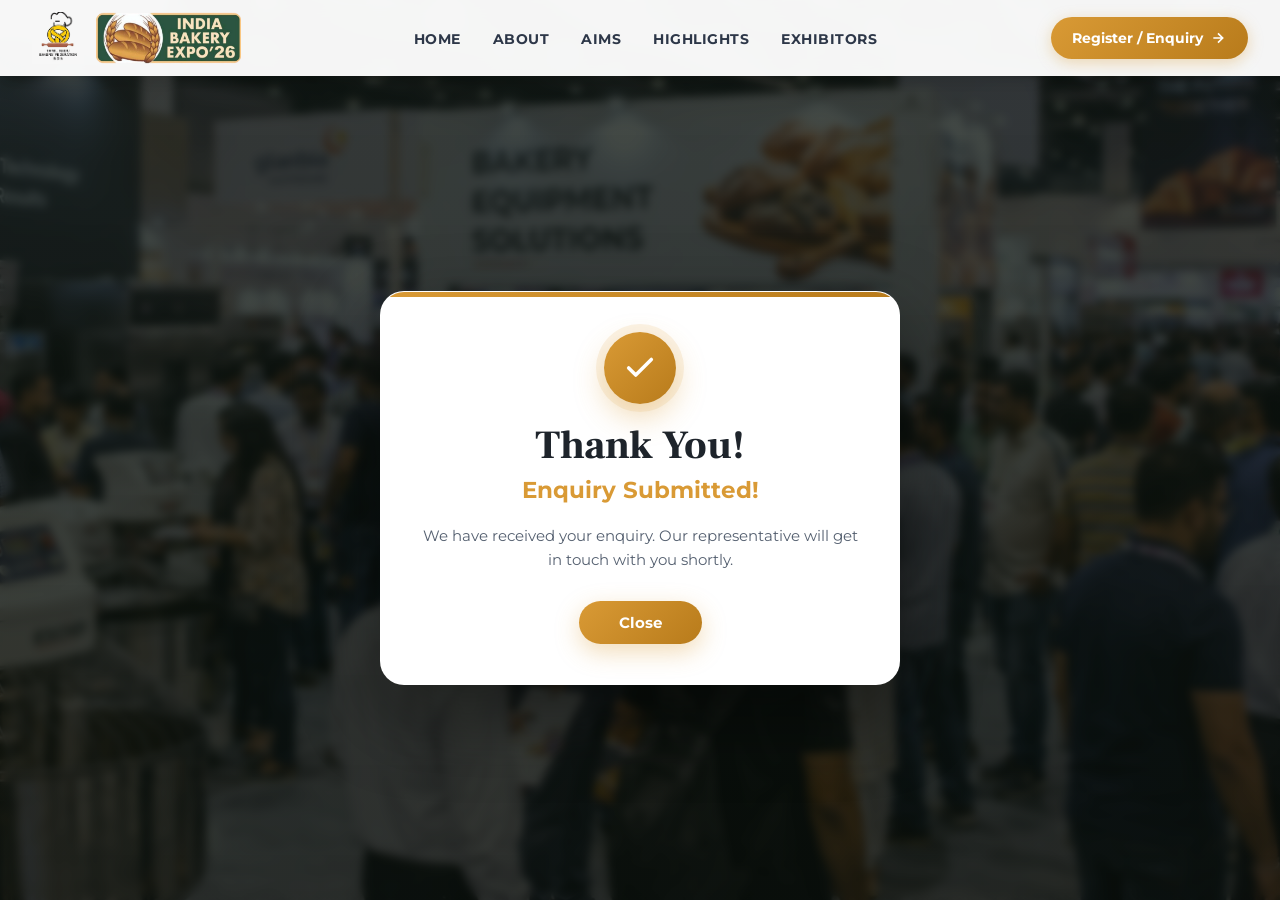
<file: thank-you.html>
<!DOCTYPE html>
<html lang="en">
<head>
    <meta charset="UTF-8">
    <meta name="viewport" content="width=device-width, initial-scale=1.0">
    <title>Thank You | India Bakery Expo 2026</title>
    <meta name="robots" content="noindex, nofollow">
    <link rel="preconnect" href="https://fonts.googleapis.com">
    <link rel="preconnect" href="https://fonts.gstatic.com" crossorigin>
    <link href="https://fonts.googleapis.com/css2?family=Frank+Ruhl+Libre:wght@700;800;900&family=Montserrat:wght@400;500;600;700;800&display=swap" rel="stylesheet">
    <style>
        *, *::before, *::after { box-sizing: border-box; margin: 0; padding: 0; }
        :root {
            --gold: #D99A35;
            --gold-dark: #B87B1B;
            --gold-light: #FDF7EC;
            --dark: #1E242B;
            --muted: #556070;
            --cream: #FFF8F2;
            --font-heading: 'Frank Ruhl Libre', Georgia, serif;
            --font-body: 'Montserrat', sans-serif;
        }

        body {
            font-family: var(--font-body);
            height: 100vh;
            height: 100dvh;
            overflow: hidden;
            display: flex;
            flex-direction: column;
            position: relative;
            background-color: #111B15;
        }

        /* Web Banner Background Image */
        .bg-banner {
            position: absolute;
            top: 0;
            left: 0;
            width: 100%;
            height: 100%;
            background-image: url('assets/images/web banner.png');
            background-size: cover;
            background-position: center bottom;
            background-repeat: no-repeat;
            z-index: 1;
        }

        /* Dark Opacity Overlay */
        .bg-overlay {
            position: absolute;
            top: 0;
            left: 0;
            width: 100%;
            height: 100%;
            background: linear-gradient(180deg, rgba(15, 23, 18, 0.78) 0%, rgba(10, 16, 12, 0.82) 100%);
            backdrop-filter: blur(4px);
            z-index: 2;
        }

        /* HEADER BAR AT TOP */
        .header-bar {
            position: relative;
            z-index: 10;
            width: 100%;
            background-color: rgba(255, 255, 255, 0.96);
            backdrop-filter: blur(10px);
            padding: 0.75rem 2rem;
            box-shadow: 0 4px 20px rgba(0, 0, 0, 0.15);
            display: flex;
            align-items: center;
            justify-content: space-between;
        }

        .logo-group {
            display: flex;
            align-items: center;
            gap: 0.75rem;
            text-decoration: none;
        }

        .header-logo-img {
            height: 52px;
            width: auto;
            object-fit: contain;
            mix-blend-mode: multiply;
        }

        .nav-list {
            display: flex;
            align-items: center;
            gap: 2rem;
            list-style: none;
        }
/* nav lins */
        .nav-link {
            text-decoration: none;
            font-weight: 700;
            font-size: 0.85rem;
            color: #2D3748;
            text-transform: uppercase;
            letter-spacing: 0.5px;
            transition: color 0.25s ease;
        }

        .nav-link:hover {
            color: var(--gold);
        }

        .btn-header {
            display: inline-flex;
            align-items: center;
            gap: 0.45rem;
            padding: 0.65rem 1.35rem;
            height: 42px;
            background: linear-gradient(135deg, var(--gold) 0%, var(--gold-dark) 100%);
            color: #FFFFFF;
            font-family: var(--font-body);
            font-size: 0.86rem;
            font-weight: 700;
            border-radius: 50px;
            text-decoration: none;
            box-shadow: 0 4px 15px rgba(217, 154, 53, 0.35);
        }

        /* CENTER POPUP MAIN CONTENT */
        .main-wrapper {
            position: relative;
            z-index: 10;
            flex: 1;
            display: flex;
            align-items: center;
            justify-content: center;
            padding: 1.25rem;
        }

        .card {
            background: #FFFFFF;
            border-radius: 24px;
            padding: 2.5rem 2.5rem;
            max-width: 520px;
            width: 100%;
            text-align: center;
            position: relative;
            box-shadow: 0 30px 80px rgba(0, 0, 0, 0.45);
            border: 1px solid rgba(255, 255, 255, 0.2);
            animation: slideUp 0.6s cubic-bezier(0.16, 1, 0.3, 1) both;
            overflow: hidden;
        }

        /* Top Accent Line */
        .card::before {
            content: '';
            position: absolute;
            top: 0;
            left: 0;
            right: 0;
            height: 5px;
            background: linear-gradient(90deg, var(--gold) 0%, var(--gold-dark) 100%);
        }

        @keyframes slideUp {
            from { opacity: 0; transform: translateY(30px) scale(0.96); }
            to   { opacity: 1; transform: translateY(0) scale(1); }
        }

        .logo-wrap {
            margin-bottom: 1.25rem;
            display: inline-block;
            background: #FFFFFF;
            padding: 0.4rem 1.2rem;
            border-radius: 12px;
            box-shadow: 0 4px 15px rgba(0, 0, 0, 0.04);
            border: 1px solid rgba(0, 0, 0, 0.05);
        }

        .logo-wrap img {
            height: 48px;
            object-fit: contain;
            display: block;
        }

        .icon-circle {
            width: 72px;
            height: 72px;
            border-radius: 50%;
            background: linear-gradient(135deg, var(--gold) 0%, var(--gold-dark) 100%);
            display: flex;
            align-items: center;
            justify-content: center;
            margin: 0 auto 1.1rem auto;
            box-shadow: 0 12px 30px rgba(217, 154, 53, 0.38), 0 0 0 8px rgba(217, 154, 53, 0.12);
            animation: popIn 0.65s 0.25s cubic-bezier(0.34, 1.56, 0.64, 1) both;
        }

        @keyframes popIn {
            from { transform: scale(0.5); opacity: 0; }
            to   { transform: scale(1);   opacity: 1; }
        }

        .icon-circle svg { stroke: #FFFFFF; width: 34px; height: 34px; }

        .badge {
            display: inline-flex;
            align-items: center;
            gap: 6px;
            font-size: 0.68rem;
            font-weight: 800;
            letter-spacing: 1.8px;
            text-transform: uppercase;
            color: var(--gold-dark);
            background: var(--gold-light);
            padding: 0.35rem 1rem;
            border-radius: 999px;
            margin-bottom: 0.85rem;
            border: 1px solid rgba(217, 154, 53, 0.25);
        }

        .badge::before {
            content: '';
            width: 6px;
            height: 6px;
            border-radius: 50%;
            background: var(--gold);
        }

        h1 {
            font-family: var(--font-heading);
            font-size: clamp(2rem, 5vw, 2.5rem);
            font-weight: 800;
            color: var(--dark);
            line-height: 1.2;
            margin-bottom: 0.4rem;
        }

        .sub-heading {
            font-size: clamp(1.2rem, 3.5vw, 1.45rem);
            font-weight: 700;
            color: var(--gold);
            margin-bottom: 1.25rem;
        }

        .sub {
            font-size: 0.95rem;
            color: var(--muted);
            line-height: 1.6;
            margin-bottom: 1.75rem;
            max-width: 440px;
            margin-left: auto;
            margin-right: auto;
        }

        .sub strong {
            color: var(--dark);
        }

        .btn-back {
            display: inline-flex;
            align-items: center;
            justify-content: center;
            gap: 0.6rem;
            padding: 0.75rem 2.5rem;
            background: linear-gradient(135deg, var(--gold) 0%, var(--gold-dark) 100%);
            color: #FFFFFF;
            font-family: var(--font-body);
            font-size: 0.95rem;
            font-weight: 700;
            border-radius: 999px;
            text-decoration: none;
            transition: all 0.25s ease;
            box-shadow: 0 8px 25px rgba(217, 154, 53, 0.35);
        }

        .btn-back:hover {
            transform: translateY(-2px);
            box-shadow: 0 14px 35px rgba(217, 154, 53, 0.45);
        }

        .footer-note {
            margin-top: 1.25rem;
            font-size: 0.74rem;
            color: #8894A5;
            font-weight: 500;
        }

        @media (max-width: 900px) {
            .nav-list { display: none; }
            .bg-banner { background-image: url('assets/images/image copy1.png'); background-size: cover; }
            .header-bar { padding: 0.6rem 1rem; }
            .header-logo-img { height: 42px; }
            .btn-header { display: none !important; }
            .card { padding: 1.75rem 1.25rem; border-radius: 20px; }
            .icon-circle { width: 62px; height: 62px; margin-bottom: 0.85rem; }
            .icon-circle svg { width: 30px; height: 30px; }
            .btn-back { padding: 0.75rem 2.2rem; font-size: 0.9rem; }
        }
    </style>
</head>
<body>
    <!-- Full Background Banner Image -->
    <div class="bg-banner"></div>
    
    <!-- Dark Opacity Overlay -->
    <div class="bg-overlay"></div>

    <!-- Header Bar at Top -->
    <header class="header-bar">
        <a href="index.html" class="logo-group">
            <img src="assets/images/logo.png" alt="India Bakery Expo ’26 Logo" class="header-logo-img">
            <img src="assets/images/logo4.png" alt="TNBF Expo Secondary Logo" class="header-logo-img">
        </a>

        <ul class="nav-list">
            <li><a href="index.html#hero" class="nav-link">Home</a></li>
            <li><a href="index.html#about" class="nav-link">About</a></li>
            <li><a href="index.html#aims" class="nav-link">Aims</a></li>
            <li><a href="index.html#highlights" class="nav-link">Highlights</a></li>
            <li><a href="index.html#exhibitors" class="nav-link">Exhibitors</a></li>
        </ul>

        <a href="index.html" class="btn-header">
            <span>Register / Enquiry</span>
            <svg width="16" height="16" viewBox="0 0 24 24" fill="none" stroke="currentColor" stroke-width="2.5">
                <path d="M5 12h14M12 5l7 7-7 7" />
            </svg>
        </a>
    </header>

    <!-- Centered Modal Popup Card -->
    <div class="main-wrapper">
        <div class="card">
            <div class="icon-circle">
                <svg width="34" height="34" viewBox="0 0 24 24" fill="none" stroke-width="2.5" stroke-linecap="round" stroke-linejoin="round">
                    <polyline points="20 6 9 17 4 12"/>
                </svg>
            </div>

            <h1>Thank You!</h1>
            <h2 class="sub-heading">Enquiry Submitted!</h2>
            
            <p class="sub">We have received your enquiry. Our representative will get in touch with you shortly.</p>

            <a href="index.html" class="btn-back">
                <span>Close</span>
            </a>
        </div>
    </div>
</body>
</html>
</file>
<file: style.css>
/* ==========================================================================
   INDIA BAKERY EXPO '26 - STYLESHEET
   Design Palette: Warm Cream, Soft Blush, Deep Green, Charcoal Dark, Bakery Gold
   ========================================================================== */

:root {
    /* Color Palette */
    --cream: #FFF8F2;
    --soft-cream: #FFF2E9;
    --card-bg: #FFFFFF;
    --pink: #E5A93C;
    --pink-light: #FDF7EC;

    /* Primary Logo Yellow / Gold Theme */
    --rose: #D99A35;
    --rose-dark: #B87B1B;
    --rose-glow: rgba(217, 154, 53, 0.22);
    --border-rose: rgba(217, 154, 53, 0.3);
    --shadow-rose: 0 12px 35px rgba(217, 154, 53, 0.3);

    --dark: #252525;
    --dark-heading: #1A1A1A;
    --muted: #666666;
    --gold: #D99A35;
    --gold-light: #FDF7EC;
    --green: #244E3A;
    --green-light: #EBF3EF;

    /* Borders & Shadows */
    --border: rgba(37, 37, 37, 0.08);
    --shadow-sm: 0 4px 15px rgba(37, 37, 37, 0.04);
    --shadow-md: 0 10px 30px rgba(37, 37, 37, 0.07);
    --shadow-lg: 0 20px 45px rgba(37, 37, 37, 0.12);

    /* Radii */
    --radius-sm: 8px;
    --radius-md: 16px;
    --radius-lg: 24px;
    --radius-full: 999px;

    /* Typography */
    --font-heading: 'Frank Ruhl Libre', 'Playfair Display', Georgia, serif;
    --font-body: 'Montserrat', sans-serif;

    /* Transitions */
    --transition: all 0.3s cubic-bezier(0.16, 1, 0.3, 1);
    --transition-fast: all 0.2s ease;
}

/* --------------------------------------------------------------------------
   Reset & Base Styles
   -------------------------------------------------------------------------- */
*,
*::before,
*::after {
    box-sizing: border-box;
    margin: 0;
    padding: 0;
}

html {
    scroll-behavior: smooth;
    font-size: 16px;
}

body {
    font-family: var(--font-body);
    background-color: var(--cream);
    color: var(--dark);
    line-height: 1.65;
    -webkit-font-smoothing: antialiased;
    overflow-x: hidden;
}

img {
    max-width: 100%;
    height: auto;
    display: block;
}

a {
    color: inherit;
    text-decoration: none;
    transition: var(--transition-fast);
}

ul {
    list-style: none;
}

button,
input,
select,
textarea {
    font-family: inherit;
    font-size: inherit;
}

/* --------------------------------------------------------------------------
   Layout Containers
   -------------------------------------------------------------------------- */
.container {
    width: 100%;
    max-width: 1240px;
    margin-left: auto;
    margin-right: auto;
    padding-left: 1.5rem;
    padding-right: 1.5rem;
}

.section {
    padding: 1.5rem 0;
    position: relative;
}

.text-center {
    text-align: center;
}

/* Section Header Shared */
.section-header {
    max-width: 760px;
    margin: 0 auto 1.5rem auto;
}

.section-tag {
    display: inline-block;
    font-size: 0.75rem;
    font-weight: 800;
    letter-spacing: 2px;
    text-transform: uppercase;
    color: var(--rose);
    background-color: var(--pink-light);
    padding: 0.35rem 1rem;
    border-radius: var(--radius-full);
    margin-bottom: 0.85rem;
    border: 1px solid rgba(227, 27, 75, 0.15);
}

.section-title {
    font-family: var(--font-heading);
    font-size: clamp(1.8rem, 3vw, 2.75rem);
    color: var(--dark-heading);
    line-height: 1.25;
    margin-bottom: 1rem;
    font-weight: 700;
}

.section-subtitle {
    font-size: 1.05rem;
    color: var(--muted);
    line-height: 1.6;
}

.title-rose {
    color: var(--rose);
}

.highlight-edition {
    color: var(--rose);
}

/* --------------------------------------------------------------------------
   Buttons & CTAs
   -------------------------------------------------------------------------- */
.btn {
    display: inline-flex;
    align-items: center;
    justify-content: center;
    gap: 0.6rem;
    font-weight: 700;
    font-size: 0.95rem;
    padding: 0.85rem 1.8rem;
    border-radius: var(--radius-full);
    border: 2px solid transparent;
    cursor: pointer;
    transition: var(--transition);
    text-align: center;
    white-space: nowrap;
}

.btn-primary {
    background-color: var(--rose);
    color: #FFFFFF;
}

.btn-primary:hover {
    background-color: var(--dark);
    color: #FFFFFF;
    transform: translateY(-2px);
    box-shadow: var(--shadow-rose);
}

.btn-rose {
    background-color: var(--rose);
    color: #FFFFFF;
    box-shadow: var(--shadow-rose);
}

.btn-rose:hover {
    background-color: var(--rose-dark);
    transform: translateY(-2px);
}

.btn-dark {
    background-color: var(--dark);
    color: #FFFFFF;
}

.btn-dark:hover {
    background-color: #000000;
    transform: translateY(-2px);
}

.btn-outline {
    background-color: transparent;
    border-color: var(--dark);
    color: var(--dark);
}

.btn-outline:hover {
    background-color: var(--dark);
    color: #FFFFFF;
    transform: translateY(-2px);
}

.btn-outline-white {
    background-color: transparent;
    border-color: #FFFFFF;
    color: #FFFFFF;
}

.btn-outline-white:hover {
    background-color: #FFFFFF;
    color: var(--rose);
    transform: translateY(-2px);
}

.btn-sm {
    padding: 0.55rem 1.25rem;
    font-size: 0.85rem;
}

.btn-lg {
    padding: 1.1rem 2.2rem;
    font-size: 1rem;
}

.btn-block {
    width: 100%;
}

/* --------------------------------------------------------------------------
   1. STICKY HEADER & NAV
   -------------------------------------------------------------------------- */
.header {
    position: fixed;
    top: 0;
    left: 0;
    width: 100%;
    z-index: 1000;
    padding: 0.25rem 0;
    transition: var(--transition);
    background-color: rgba(255, 248, 242, 0.85);
    backdrop-filter: blur(12px);
    border-bottom: 1px solid rgba(37, 37, 37, 0.05);
}

.header.scrolled {
    padding: 0.75rem 0;
    background-color: rgba(255, 255, 255, 0.95);
    box-shadow: var(--shadow-sm);
}

.header-container {
    display: flex;
    align-items: center;
    justify-content: space-between;
}

.logo-group {
    display: flex;
    align-items: center;
    gap: 0.75rem;
    text-decoration: none;
}

.header-logo-img {
    height: 67px;
    width: auto;
    object-fit: contain;
    mix-blend-mode: multiply;
    transition: var(--transition);
}

.header.scrolled .header-logo-img {
    height: 44px;
}

.footer-logo-img {
    height: 65px;
    width: auto;
    object-fit: contain;
    background-color: #FFFFFF;
    border-radius: var(--radius-sm);
    padding: 4px;
}

.nav-list {
    display: flex;
    align-items: center;
    gap: 1.8rem;
}

.nav-link {
    font-weight: 600;
    font-size: 0.82rem;
    color: var(--dark);
    position: relative;
    padding: 0.25rem 0;
    text-transform: uppercase;
    letter-spacing: 0.06em;
}

.nav-link::after {
    content: '';
    position: absolute;
    bottom: 0;
    left: 0;
    width: 0%;
    height: 2px;
    background-color: var(--rose);
    transition: var(--transition);
}

.nav-link:hover::after,
.nav-link.active::after {
    width: 100%;
}

.nav-link.active {
    color: var(--rose);
}

.header-actions {
    display: flex;
    align-items: center;
    gap: 1rem;
}

.hamburger-btn {
    display: none;
    flex-direction: column;
    justify-content: space-between;
    width: 28px;
    height: 20px;
    background: transparent;
    border: none;
    cursor: pointer;
    z-index: 1001;
}

.hamburger-btn span {
    width: 100%;
    height: 2.5px;
    background-color: var(--dark);
    border-radius: 2px;
    transition: var(--transition);
}

.hamburger-btn.active span:nth-child(1) {
    transform: translateY(8.5px) rotate(45deg);
}

.hamburger-btn.active span:nth-child(2) {
    opacity: 0;
}

.hamburger-btn.active span:nth-child(3) {
    transform: translateY(-8.5px) rotate(-45deg);
}

/* --------------------------------------------------------------------------
   2. HERO SECTION
   -------------------------------------------------------------------------- */
.hero-fullwidth {
    min-height: 88vh;
    padding-top: 8rem;
    padding-bottom: 5.5rem;
    position: relative;
    display: flex;
    align-items: center;
    overflow: hidden;
    background-color: var(--cream);
}

.hero-bg-image {
    position: absolute;
    top: 85px;
    left: 0;
    width: 100%;
    height: calc(100% - 85px);
    background-size: cover;
    background-position: center bottom;
    background-repeat: no-repeat;
    z-index: 1;
}

.hero-overlay-gradient {
    position: absolute;
    top: 0;
    left: 0;
    width: 100%;
    height: 100%;
    background: linear-gradient(90deg, rgb(255 248 242 / 83%) 0%, rgb(255 248 242 / 70%) 45%, rgb(255 248 242 / 0%) 75%, rgb(255 248 242 / 0%) 100%);
    z-index: 2;
}

.hero-bg-pattern {
    position: absolute;
    top: 0;
    right: 0;
    width: 50%;
    height: 100%;
    background-image: radial-gradient(var(--pink) 1px, transparent 1px);
    background-size: 24px 24px;
    opacity: 0.15;
    pointer-events: none;
    z-index: 3;
}

.hero-container-full {
    position: relative;
    z-index: 4;
    width: 100%;
}

.hero-content-full {
    max-width: 860px;
}

.hero-top-meta {
    display: flex;
    flex-direction: column;
    align-items: flex-start;
    gap: 0.75rem;
    margin-bottom: 1.25rem;
}

.hero-title-full {
    font-family: var(--font-heading);
    font-size: clamp(2.8rem, 5.5vw, 4.6rem);
    line-height: 1.08;
    font-weight: 800;
    color: var(--dark-heading);
    margin-bottom: 1.25rem;
    letter-spacing: -1.5px;
}

.hero-description-full {
    font-size: 1.18rem;
    color: var(--dark);
    line-height: 1.65;
    margin-bottom: 1.25rem;
    max-width: 720px;
    font-weight: 500;
}

.hero-badges-wrapper {
    display: flex;
    flex-direction: column;
    align-items: flex-start;
    gap: 0.6rem;
    margin-bottom: 1.5rem;
}

.hero-date-badge {
    display: inline-flex;
    align-items: center;
    gap: 0.6rem;
    font-size: 0.92rem;
    font-weight: 800;
    letter-spacing: 1.2px;
    color: #000000;
    background-color: rgba(217, 154, 53, 0.15);
    border: 1px solid rgba(217, 154, 53, 0.4);
    padding: 0.45rem 1.1rem;
    border-radius: 50px;
    white-space: nowrap;
}

.hero-location-badge {
    display: inline-flex;
    align-items: center;
    gap: 0.6rem;
    font-size: 0.86rem;
    font-weight: 700;
    letter-spacing: 0.4px;
    color: #000000;
    background-color: rgba(217, 154, 53, 0.15);
    border: 1px solid rgba(217, 154, 53, 0.4);
    padding: 0.45rem 1.1rem;
    border-radius: 50px;
    text-align: left;
}

.hero-date-badge svg,
.hero-location-badge svg {
    color: #000000;
    flex-shrink: 0;
}

.hero-float-badge-full {
    position: absolute;
    bottom: 2.5rem;
    right: 3rem;
    z-index: 5;
    background: rgba(37, 37, 37, 0.92);
    color: #FFFFFF;
    backdrop-filter: blur(12px);
    border: 1px solid rgba(255, 255, 255, 0.2);
    padding: 1rem 1.5rem;
    border-radius: var(--radius-md);
    display: flex;
    align-items: center;
    gap: 1rem;
    box-shadow: var(--shadow-lg);
}

.float-num {
    font-family: var(--font-heading);
    font-size: 2.2rem;
    font-weight: 800;
    color: var(--gold);
    line-height: 1;
}

.float-txt {
    display: flex;
    flex-direction: column;
}

.float-txt strong {
    font-size: 0.88rem;
    letter-spacing: 1px;
    color: #FFFFFF;
}

.float-txt span {
    font-size: 0.76rem;
    color: var(--pink);
}

.hero-eyebrow-badge {
    display: inline-flex;
    align-items: center;
    gap: 0.6rem;
    background-color: var(--green-light);
    color: var(--green);
    font-size: 0.8rem;
    font-weight: 800;
    letter-spacing: 1.5px;
    padding: 0.4rem 1rem;
    border-radius: var(--radius-full);
    border: 1px solid rgba(36, 78, 58, 0.15);
}

.hero-brand-logo-wrap {
    margin-bottom: 0.5rem;
}

.hero-brand-logo {
    height: 80px;
    width: auto;
    max-width: 320px;
    object-fit: contain;
    mix-blend-mode: multiply;
}

.title-accent {
    color: var(--rose);
    font-style: italic;
}

.hero-description {
    font-size: 1.15rem;
    color: var(--muted);
    max-width: 540px;
    margin-bottom: 2rem;
    line-height: 1.6;
}

.hero-info-grid {
    display: grid;
    grid-template-columns: repeat(auto-fit, minmax(220px, 1fr));
    gap: 1rem;
    margin-bottom: 2.25rem;
}

.hero-info-card {
    display: flex;
    align-items: flex-start;
    gap: 0.85rem;
    background-color: rgba(255, 255, 255, 0.8);
    padding: 1rem 1.2rem;
    border-radius: var(--radius-md);
    border: 1px solid var(--border);
    backdrop-filter: blur(8px);
}

.info-icon {
    width: 40px;
    height: 40px;
    border-radius: 10px;
    background-color: var(--pink-light);
    color: var(--rose);
    display: flex;
    align-items: center;
    justify-content: center;
    flex-shrink: 0;
}

.info-details {
    display: flex;
    flex-direction: column;
}

.info-label {
    font-size: 0.68rem;
    font-weight: 800;
    letter-spacing: 1.5px;
    color: var(--muted);
}

.info-val {
    font-weight: 700;
    font-size: 0.95rem;
    color: var(--dark);

}

.info-subval {
    font-size: 0.78rem;
    color: var(--muted);
}

.hero-cta-group {
    display: flex;
    align-items: center;
    gap: 1.25rem;
    margin-bottom: 2rem;
    flex-wrap: wrap;
}

.hero-organizer-tag {
    display: flex;
    align-items: center;
    gap: 0.5rem;
    font-size: 0.88rem;
    color: var(--muted);
    padding-top: 1rem;
    border-top: 1px stroke var(--border);
}

/* Hero Visual Frame */
.hero-visual {
    position: relative;
}

.hero-image-frame {
    position: relative;
    border-radius: var(--radius-lg);
    overflow: hidden;
    box-shadow: var(--shadow-lg);
    border: 4px solid #FFFFFF;
}

.hero-img {
    width: 100%;
    height: 520px;
    object-fit: cover;
    transition: transform 0.6s ease;
}

.hero-image-frame:hover .hero-img {
    transform: scale(1.03);
}

/* Floating Badges */
.floating-badge {
    position: absolute;
    background: rgba(255, 255, 255, 0.95);
    backdrop-filter: blur(12px);
    border: 1px solid rgba(255, 255, 255, 0.8);
    border-radius: var(--radius-md);
    padding: 0.85rem 1.25rem;
    box-shadow: var(--shadow-md);
    z-index: 2;
}

.badge-top-right {
    top: 1.5rem;
    right: 1.5rem;
    display: flex;
    align-items: center;
    gap: 0.75rem;
    background-color: var(--dark);
    color: #FFFFFF;
    border: none;
}

.badge-number {
    font-family: var(--font-heading);
    font-size: 1.8rem;
    font-weight: 800;
    color: var(--gold);
    line-height: 1;
}

.badge-text {
    font-size: 0.78rem;
    font-weight: 700;
    text-transform: uppercase;
    letter-spacing: 1px;
}

.badge-bottom-left {
    bottom: 1.5rem;
    left: 1.5rem;
    display: flex;
    align-items: center;
    gap: 0.85rem;
}

.badge-icon-wrap {
    width: 40px;
    height: 40px;
    background-color: var(--gold-light);
    color: var(--gold);
    border-radius: 50%;
    display: flex;
    align-items: center;
    justify-content: center;
}

.badge-content {
    display: flex;
    flex-direction: column;
}

.badge-content strong {
    font-size: 0.9rem;
    color: var(--dark);
}

.badge-content span {
    font-size: 0.75rem;
    color: var(--muted);
}

/* --------------------------------------------------------------------------
   3. EVENT INTRODUCTION
   -------------------------------------------------------------------------- */
.section-about {
    background-color: #FFFFFF;
}

.about-header-mobile {
    display: none;
    margin-bottom: 1.25rem;
}

.about-header-desktop {
    display: block;
}

.split-layout {
    display: grid;
    grid-template-columns: 1fr 1.15fr;
    gap: 3.5rem;
    align-items: center;
}

.image-stack {
    position: relative;
    border-radius: 20px;
    overflow: hidden;
    box-shadow: 0 15px 35px rgba(0, 0, 0, 0.08);
    width: 100%;
}

.split-img {
    width: 100%;
    height: 420px;
    object-fit: cover;
    display: block;
    border-radius: 20px;
}

.split-stat-box {
    position: absolute;
    bottom: 0;
    right: 0;
    background-color: var(--rose);
    color: #FFFFFF;
    padding: 1.5rem 2rem;
    border-top-left-radius: var(--radius-lg);
    display: flex;
    flex-direction: column;
    align-items: flex-start;
}

.stat-number {
    font-family: var(--font-heading);
    font-size: 2.2rem;
    font-weight: 800;
    line-height: 1;
}

.stat-unit {
    font-size: 0.8rem;
    font-weight: 800;
    letter-spacing: 1px;
    opacity: 0.9;
}

.stat-desc {
    font-size: 0.85rem;
    opacity: 0.85;
}

.lead-text {
    font-size: 1rem;
    color: var(--dark-heading);
    line-height: 1.6;
    margin-bottom: 1.2rem;
    text-align: justify;
}

.body-text {
    font-size: 1rem;
    color: var(--muted);
    margin-bottom: 2rem;
    text-align: justify;
}

.info-strip {
    display: grid;
    grid-template-columns: repeat(auto-fit, minmax(130px, 1fr));
    gap: 1rem;
    background-color: var(--cream);
    padding: 1.25rem 1.5rem;
    border-radius: var(--radius-md);
    border: 1px solid var(--border);
}

.strip-item {
    display: flex;
    flex-direction: column;
}

.strip-label {
    font-size: 0.68rem;
    font-weight: 800;
    color: var(--rose);
    letter-spacing: 1px;
    margin-bottom: 0.2rem;
}

.strip-value {
    font-weight: 700;
    font-size: 0.9rem;
    color: var(--dark);
}

/* --------------------------------------------------------------------------
   4. THE EXPO AIMS
   -------------------------------------------------------------------------- */
.section-aims {
    background-color: var(--soft-cream);
}

.aims-grid {
    display: grid;
    grid-template-columns: repeat(3, 1fr);
    gap: 1.5rem;
}

.aim-card {
    background-color: #FFFFFF;
    border-radius: 16px;
    padding: 2rem 1.6rem;
    border: 1px solid var(--border);
    transition: var(--transition);
    box-shadow: var(--shadow-sm);
    display: flex;
    flex-direction: column;
    align-items: center;
    text-align: center;
}

.aim-card:hover {
    transform: translateY(-6px);
    box-shadow: var(--shadow-md);
    border-color: var(--pink);
}

.aim-card-wide {
    grid-column: span 3;
    flex-direction: column;
    align-items: center;
    justify-content: center;
    text-align: center;
    gap: 1rem;
    background: linear-gradient(135deg, #FFFFFF 0%, var(--gold-light) 100%);
    border-color: rgba(217, 154, 53, 0.3);
}

.aim-icon-wrap {
    width: 54px;
    height: 54px;
    border-radius: 14px;
    background-color: var(--pink-light);
    color: var(--rose);
    display: flex;
    align-items: center;
    justify-content: center;
    margin: 0 auto 1.25rem auto;
    flex-shrink: 0;
}

.aim-card-wide .aim-icon-wrap {
    margin-bottom: 0.5rem;
    background-color: rgba(217, 154, 53, 0.15);
    color: var(--gold);
}

.aim-title {
    font-family: var(--font-heading);
    font-size: 1.25rem;
    font-weight: 700;
    color: var(--dark-heading);
    margin-bottom: 0.6rem;
}

.aim-text {
    font-size: 0.93rem;
    color: var(--muted);
    line-height: 1.55;
}

.aims-callout-banner {
    margin-top: 2.5rem;
    padding: 1.75rem 2.5rem;
    background: linear-gradient(135deg, var(--rose) 0%, var(--rose-dark) 100%);
    color: #FFFFFF;
    border-radius: var(--radius-md);
    box-shadow: var(--shadow-rose);
}

.callout-text {
    font-family: var(--font-heading);
    font-size: 1.2rem;
    font-weight: 700;
    line-height: 1.5;
}

.highlights-footer-box {
    margin-top: 2.5rem;
    background-color: var(--cream);
    padding: 2rem 2.5rem;
    border-radius: var(--radius-md);
    border: 1px solid var(--border);
    border-left: 5px solid var(--rose);
    display: flex;
    flex-direction: column;
    gap: 1rem;
}

.highlights-p {
    font-size: 1rem;
    color: var(--dark);
    line-height: 1.6;
    font-weight: 500;
}

/* --------------------------------------------------------------------------
   5. EVENT HIGHLIGHTS
   -------------------------------------------------------------------------- */
.section-highlights {
    background-color: #FFFFFF;
}

.stats-grid {
    display: grid;
    grid-template-columns: repeat(3, 1fr);
    gap: 0;
    margin-bottom: 4rem;
    align-items: stretch;
}

.stat-card {
    background-color: transparent;
    padding: 1.25rem 0.5rem;
    border-radius: 0;
    text-align: center;
    border: none;
    box-shadow: none;
    position: relative;
    display: flex;
    flex-direction: column;
    align-items: center;
    justify-content: center;
    transition: var(--transition);
}

.stat-card:not(:last-child)::after {
    content: '';
    position: absolute;
    right: 0;
    top: 50%;
    transform: translateY(-50%);
    width: 2px;
    height: 55px;
    background-color: rgba(36, 78, 58, 0.22);
    border-radius: 2px;
}

.stat-card:hover {
    transform: translateY(-2px);
    box-shadow: none;
    background-color: transparent;
}

.stat-num-container {
    display: flex;
    align-items: baseline;
    justify-content: center;
    white-space: nowrap;
    min-height: 52px;
    margin-bottom: 0.75rem;
    width: 100%;
}

.stat-value {
    font-family: var(--font-heading);
    font-size: 2.8rem;
    font-weight: 800;
    color: var(--rose);
    line-height: 1;
    display: inline-block;
}

.stat-plus {
    font-size: 2rem;
    font-weight: 800;
    color: var(--rose);
    margin-left: 4px;
    line-height: 1;
}

.stat-unit-label {
    display: inline-block;
    font-size: 0.95rem;
    font-weight: 800;
    color: var(--dark);
    letter-spacing: 1px;
    margin-left: 6px;
    vertical-align: baseline;
    white-space: nowrap;
}

.stat-label {
    font-size: 0.76rem;
    font-weight: 800;
    letter-spacing: 1.2px;
    color: var(--muted);
    margin-top: 0;
    text-transform: uppercase;
    white-space: nowrap;
}

/* Redesigned 8 Highlights Grid */
.highlights-grid {
    display: grid;
    grid-template-columns: repeat(4, 1fr);
    gap: 1.5rem;
}

.highlight-card {
    background-color: #FFFFFF;
    border-radius: 16px;
    padding: 1.6rem 1.2rem;
    border: 1px solid rgba(0, 0, 0, 0.08);
    box-shadow: 0 8px 24px rgba(0, 0, 0, 0.04);
    transition: all 0.35s cubic-bezier(0.16, 1, 0.3, 1);
    position: relative;
    overflow: hidden;
    display: flex;
    flex-direction: column;
    align-items: center;
    text-align: center;
}

.highlight-card:hover {
    transform: translateY(-8px);
    box-shadow: 0 18px 40px rgba(0, 0, 0, 0.09);
}

.highlight-top {
    display: flex;
    align-items: center;
    justify-content: center;
    margin-bottom: 1.1rem;
    width: 100%;
}

.highlight-icon-box {
    width: 48px;
    height: 48px;
    border-radius: 14px;
    display: flex;
    align-items: center;
    justify-content: center;
    transition: all 0.3s ease;
    flex-shrink: 0;
    margin: 0 auto;
}

.highlight-card:hover .highlight-icon-box {
    transform: scale(1.1) rotate(4deg);
}

.highlight-badge {
    font-size: 0.68rem;
    font-weight: 800;
    letter-spacing: 1.2px;
    text-transform: uppercase;
    padding: 0.3rem 0.75rem;
    border-radius: 50px;
}

.highlight-title {
    font-family: var(--font-heading);
    font-size: 1.2rem;
    font-weight: 800;
    color: var(--dark-heading);
    margin-bottom: 0.6rem;
    line-height: 1.3;
    white-space: nowrap;
}

.highlight-desc {
    font-size: 0.86rem;
    color: #556070;
    line-height: 1.55;
    flex-grow: 1;
}

/* Bottom Glow Accent Bar */
.highlight-card-accent {
    position: absolute;
    bottom: 0;
    left: 0;
    height: 3px;
    width: 0%;
    transition: width 0.35s cubic-bezier(0.16, 1, 0.3, 1);
    border-radius: 0 0 16px 16px;
}

.highlight-card:hover .highlight-card-accent {
    width: 100%;
}

/* Unified Primary Brand Theme for Highlight Cards */
.highlight-icon-box {
    background: linear-gradient(135deg, #FFF0F3 0%, #FFE3E8 100%);
    color: var(--rose);
}

.highlight-card-accent {
    background: linear-gradient(90deg, var(--rose), #FF5376);
}

.highlight-card:hover {
    transform: translateY(-8px);
    box-shadow: 0 18px 40px rgba(227, 27, 75, 0.14);
}

.highlight-theme-rose .highlight-icon-box,
.highlight-theme-gold .highlight-icon-box,
.highlight-theme-emerald .highlight-icon-box,
.highlight-theme-purple .highlight-icon-box,
.highlight-theme-amber .highlight-icon-box {
    background: linear-gradient(135deg, #FFF0F3 0%, #FFE3E8 100%);
    color: var(--rose);
}

.highlight-theme-rose .highlight-card-accent,
.highlight-theme-gold .highlight-card-accent,
.highlight-theme-emerald .highlight-card-accent,
.highlight-theme-purple .highlight-card-accent,
.highlight-theme-amber .highlight-card-accent {
    background: linear-gradient(90deg, var(--rose), #FF5376);
}

/* Responsive Highlights Grid */
@media (max-width: 1100px) {
    .highlights-grid {
        grid-template-columns: repeat(2, 1fr);
        gap: 1.25rem;
    }
}

@media (max-width: 640px) {
    .highlights-grid {
        grid-template-columns: 1fr;
        gap: 1.1rem;
    }

    .highlight-card {
        padding: 1.4rem 1.2rem;
    }
}

/* --------------------------------------------------------------------------
   6. WHAT CAN BE DISPLAYED (EXHIBITORS)
   -------------------------------------------------------------------------- */
.section-exhibitors {
    background-color: var(--cream);
}

.categories-grid {
    display: grid;
    grid-template-columns: repeat(2, 1fr);
    gap: 2rem;
}

.category-card {
    background-color: #FFFFFF;
    border-radius: var(--radius-lg);
    overflow: hidden;
    border: 1px solid var(--border);
    box-shadow: var(--shadow-sm);
    transition: var(--transition);
    display: flex;
    flex-direction: column;
}

.category-card:hover {
    transform: translateY(-6px);
    box-shadow: var(--shadow-md);
    border-color: var(--pink);
}

.category-header {
    display: flex;
    align-items: center;
    gap: 1.25rem;
    padding: 1.5rem;
    background-color: var(--soft-cream);
    border-bottom: 1px solid var(--border);
}

.category-icon-box {
    width: 64px;
    height: 64px;
    border-radius: var(--radius-md);
    overflow: hidden;
    flex-shrink: 0;
    box-shadow: var(--shadow-sm);
}

.category-thumb {
    width: 100%;
    height: 100%;
    object-fit: cover;
}

.category-title-wrap {
    display: flex;
    flex-direction: column;
}

.category-num {
    font-size: 0.7rem;
    font-weight: 800;
    letter-spacing: 1.5px;
    color: var(--rose);
}

.category-title {
    font-family: var(--font-heading);
    font-size: 1.15rem;
    font-weight: 700;
    color: var(--dark-heading);
    line-height: 1.2;
}

.category-body {
    padding: 1.75rem;
    flex-grow: 1;
}

.category-list {
    display: flex;
    flex-direction: column;
    gap: 0.85rem;
}

.category-list li {
    display: flex;
    align-items: flex-start;
    gap: 0.75rem;
    font-size: 0.92rem;
    color: var(--dark);
    line-height: 1.45;
}

.check-icon {
    color: var(--rose);
    flex-shrink: 0;
    margin-top: 2px;
}

/* --------------------------------------------------------------------------
   7. VISITOR SECTION (WHO SHOULD VISIT)
   -------------------------------------------------------------------------- */
.section-visitors {
    background-color: #FFFFFF;
}

.visitor-accordion-wrap {
    max-width: 960px;
    margin: 0 auto;
    display: flex;
    flex-direction: column;
    gap: 1rem;
}

.accordion-item {
    background-color: var(--cream);
    border-radius: var(--radius-md);
    border: 1px solid var(--border);
    overflow: hidden;
    transition: var(--transition);
}

.accordion-item.active {
    background-color: #FFFFFF;
    border-color: var(--rose);
    box-shadow: var(--shadow-sm);
}

.accordion-header {
    width: 100%;
    display: flex;
    align-items: center;
    justify-content: space-between;
    padding: 1.35rem 1.75rem;
    background: transparent;
    border: none;
    cursor: pointer;
    text-align: left;
    transition: var(--transition-fast);
}

.accordion-header:hover {
    background-color: rgba(233, 141, 152, 0.08);
}

.accordion-title {
    display: flex;
    align-items: center;
    gap: 1rem;
    font-family: var(--font-heading);
    font-size: 1.1rem;
    font-weight: 700;
    color: var(--dark-heading);
}

.acc-badge {
    width: 32px;
    height: 32px;
    border-radius: 50%;
    background-color: var(--pink-light);
    color: var(--rose);
    font-size: 0.85rem;
    font-weight: 800;
    display: flex;
    align-items: center;
    justify-content: center;
    flex-shrink: 0;
}

.accordion-item.active .acc-badge {
    background-color: var(--rose);
    color: #FFFFFF;
}

.acc-chevron {
    color: var(--muted);
    transition: transform 0.3s ease;
}

.accordion-item.active .acc-chevron {
    transform: rotate(180deg);
    color: var(--rose);
}

.accordion-content {
    max-height: 0;
    overflow: hidden;
    transition: max-height 0.4s ease, padding 0.4s ease;
    padding: 0 1.75rem;
}

.accordion-item.active .accordion-content {
    max-height: 800px;
    padding: 0.5rem 1.75rem 1.75rem 1.75rem;
}

.visitor-tags-grid {
    display: grid;
    grid-template-columns: repeat(auto-fill, minmax(260px, 1fr));
    gap: 0.75rem;
}

.vtag {
    display: flex;
    align-items: center;
    gap: 0.6rem;
    background-color: var(--cream);
    padding: 0.6rem 0.9rem;
    border-radius: var(--radius-sm);
    font-size: 0.88rem;
    font-weight: 600;
    color: var(--dark);
    border: 1px solid var(--border);
}

.vtag-bullet {
    width: 6px;
    height: 6px;
    border-radius: 50%;
    background-color: var(--rose);
    flex-shrink: 0;
}

/* --------------------------------------------------------------------------
   8. VISUAL GALLERY
   -------------------------------------------------------------------------- */
.section-gallery {
    background-color: var(--soft-cream);
}

.gallery-grid {
    display: grid;
    grid-template-columns: repeat(3, 1fr);
    gap: 1.5rem;
}

.gallery-item {
    position: relative;
    border-radius: var(--radius-md);
    overflow: hidden;
    box-shadow: var(--shadow-sm);
    height: 280px;
}

.gallery-item.item-large {
    grid-column: span 2;
}

.gallery-img {
    width: 100%;
    height: 100%;
    object-fit: cover;
    transition: transform 0.5s ease;
}

.gallery-overlay {
    position: absolute;
    bottom: 0;
    left: 0;
    width: 100%;
    padding: 1.5rem;
    background: linear-gradient(to top, rgba(0, 0, 0, 0.85) 0%, transparent 100%);
    color: #FFFFFF;
    transition: var(--transition);
}

.gallery-cat {
    font-size: 0.7rem;
    font-weight: 800;
    letter-spacing: 1.5px;
    text-transform: uppercase;
    color: var(--gold);
    display: block;
    margin-bottom: 0.25rem;
}

.gallery-caption {
    font-family: var(--font-heading);
    font-size: 1.1rem;
    font-weight: 600;
    line-height: 1.3;
}

.gallery-item:hover .gallery-img {
    transform: scale(1.06);
}

/* --------------------------------------------------------------------------
   9. TAMIL NADU BAKERS FEDERATION (TNBF)
   -------------------------------------------------------------------------- */
.section-tnbf {
    background-color: #FFFFFF;
}

.tnbf-card {
    background: linear-gradient(135deg, var(--green) 0%, #153224 100%);
    color: #FFFFFF;
    border-radius: var(--radius-lg);
    padding: 3.5rem;
    box-shadow: var(--shadow-lg);
    position: relative;
    overflow: hidden;
}

.tnbf-card::before {
    content: '';
    position: absolute;
    top: -50px;
    right: -50px;
    width: 300px;
    height: 300px;
    background: radial-gradient(circle, rgba(217, 154, 53, 0.2) 0%, transparent 70%);
    pointer-events: none;
}

.tnbf-header-row {
    margin-bottom: 2rem;
}

.tnbf-badge {
    display: inline-block;
    font-size: 0.75rem;
    font-weight: 800;
    letter-spacing: 2px;
    color: var(--gold);
    background-color: rgba(217, 154, 53, 0.15);
    padding: 0.35rem 1rem;
    border-radius: var(--radius-full);
    margin-bottom: 0.75rem;
    border: 1px solid rgba(217, 154, 53, 0.3);
}

.tnbf-title {
    font-family: var(--font-heading);
    font-size: clamp(1.8rem, 3vw, 2.5rem);
    color: #FFFFFF;
    font-weight: 800;
}

.tnbf-grid {
    display: grid;
    grid-template-columns: 1.1fr 0.9fr;
    gap: 3rem;
    align-items: start;
}

.tnbf-main-text .lead-text {
    color: var(--cream);
    font-size: 1.1rem;
}

.tnbf-main-text .body-text {
    color: rgba(255, 255, 255, 0.8);
    font-size: 0.95rem;
}

.collab-heading {
    font-family: var(--font-heading);
    font-size: 1.25rem;
    color: var(--gold);
    margin-bottom: 0.5rem;
}

.collab-sub {
    font-size: 0.88rem;
    color: rgba(255, 255, 255, 0.75);
    margin-bottom: 1.25rem;
}

.collab-pills {
    display: flex;
    flex-wrap: wrap;
    gap: 0.75rem;
}

.collab-pill {
    display: flex;
    align-items: center;
    gap: 0.5rem;
    background-color: rgba(255, 255, 255, 0.08);
    border: 1px solid rgba(255, 255, 255, 0.15);
    padding: 0.5rem 0.9rem;
    border-radius: var(--radius-full);
    font-size: 0.85rem;
    font-weight: 600;
    backdrop-filter: blur(4px);
    transition: var(--transition-fast);
}

.collab-pill:hover {
    background-color: rgba(255, 255, 255, 0.18);
    border-color: var(--gold);
}

/* --------------------------------------------------------------------------
   10. WHY ATTEND
   -------------------------------------------------------------------------- */
.section-why {
    background-color: var(--cream);
}

.why-grid {
    display: grid;
    grid-template-columns: repeat(5, 1fr);
    gap: 1.25rem;
}

.why-card {
    background-color: #FFFFFF;
    padding: 2rem 1.25rem;
    border-radius: var(--radius-md);
    border: 1px solid var(--border);
    text-align: center;
    transition: var(--transition);
    box-shadow: var(--shadow-sm);
}

.why-card:hover {
    transform: translateY(-8px);
    box-shadow: var(--shadow-md);
    border-color: var(--pink);
}

.why-card-featured {
    /* background: linear-gradient(135deg, var(--rose) 0%, var(--rose-dark) 100%); */
    color: #FFFFFF;
    border: none;
}

.why-card-featured:hover {
    transform: translateY(-8px);
    box-shadow: var(--shadow-rose);
}

.why-num {
    font-family: var(--font-heading);
    font-size: 2.2rem;
    font-weight: 800;
    color: var(--pink);
    line-height: 1;
    margin-bottom: 0.85rem;
}

.why-card-featured .why-num {
    color: var(--gold);
}

.why-title {
    font-family: var(--font-heading);
    font-size: 1.2rem;
    font-weight: 700;
    color: var(--dark-heading);
    margin-bottom: 0.5rem;
    letter-spacing: 1px;
}

.why-card-featured .why-title {
    /* color: #FFFFFF; */
}

.why-desc {
    font-size: 0.88rem;
    color: var(--muted);
    line-height: 1.5;
}

.why-card-featured .why-desc {
    /* color: rgba(255, 255, 255, 0.9); */
}

/* --------------------------------------------------------------------------
   11. CTA BANNER
   -------------------------------------------------------------------------- */
.cta-banner-section {
    padding: 0;
    width: 100%;
    overflow: hidden;
}

.cta-banner-card {
    background: linear-gradient(135deg, var(--rose) 0%, #A51034 100%);
    color: #FFFFFF;
    border-radius: 0;
    padding: 5.5rem 2rem;
    text-align: center;
    box-shadow: var(--shadow-rose);
    position: relative;
    overflow: hidden;
}

.cta-banner-content {
    max-width: 800px;
    margin: 0 auto;
    position: relative;
    z-index: 2;
}

.cta-tag {
    font-size: 0.75rem;
    font-weight: 800;
    letter-spacing: 2px;
    color: var(--gold);
    background-color: rgba(255, 255, 255, 0.15);
    padding: 0.35rem 1rem;
    border-radius: var(--radius-full);
    display: inline-block;
    margin-bottom: 1rem;
}

.cta-heading {
    font-family: var(--font-heading);
    font-size: clamp(2rem, 4vw, 3.2rem);
    font-weight: 800;
    line-height: 1.15;
    margin-bottom: 1rem;
}

.cta-subtext {
    font-size: 1.15rem;
    opacity: 0.92;
    margin-bottom: 1.75rem;
    line-height: 1.6;
}

.cta-date-pill {
    display: inline-flex;
    align-items: center;
    gap: 0.6rem;
    background-color: rgba(0, 0, 0, 0.25);
    padding: 0.6rem 1.25rem;
    border-radius: var(--radius-full);
    font-size: 0.9rem;
    font-weight: 700;
    margin-bottom: 2.25rem;
}

.cta-btn-group {
    display: flex;
    align-items: center;
    justify-content: center;
    gap: 1.25rem;
    flex-wrap: wrap;
}

/* --------------------------------------------------------------------------
   12. CONTACT SECTION
   -------------------------------------------------------------------------- */
.section-contact {
    background-color: #FFFFFF;
}

.contact-grid {
    display: grid;
    grid-template-columns: 0.9fr 1.1fr;
    gap: 3rem;
    align-items: start;
}

.contact-card-main {
    background-color: var(--cream);
    padding: 2.5rem;
    border-radius: var(--radius-lg);
    border: 1px solid var(--border);
}

.contact-card-title {
    font-family: var(--font-heading);
    font-size: 1.5rem;
    color: var(--dark-heading);
    margin-bottom: 0.5rem;
}

.contact-card-desc {
    font-size: 0.92rem;
    color: var(--muted);
    margin-bottom: 2rem;
}

.contact-method-list {
    display: flex;
    flex-direction: column;
    gap: 1.25rem;
    margin-bottom: 2.5rem;
}

.contact-method-item {
    display: flex;
    align-items: center;
    gap: 1rem;
    background-color: #FFFFFF;
    padding: 1.1rem 1.25rem;
    border-radius: var(--radius-md);
    border: 1px solid var(--border);
    transition: var(--transition);
}

.contact-method-item:hover {
    border-color: var(--rose);
    box-shadow: var(--shadow-sm);
    transform: translateX(4px);
}

.method-icon {
    width: 44px;
    height: 44px;
    border-radius: 50%;
    background-color: var(--pink-light);
    color: var(--rose);
    display: flex;
    align-items: center;
    justify-content: center;
    flex-shrink: 0;
}

.method-details {
    display: flex;
    flex-direction: column;
}

.method-label {
    font-size: 15px;
    font-weight: 800;
    letter-spacing: 1.5px;
    color: var(--muted);
}

.method-value {
    font-weight: 700;
    font-size: 14px;
    color: var(--dark);
}

.method-value-links {
    font-size: 0.9rem;
    font-weight: 700;
    color: var(--rose);
}

.venue-box {
    background-color: #FFFFFF;
    padding: 1.5rem;
    border-radius: var(--radius-md);
    border-left: 4px solid var(--rose);
}

.venue-box-title {
    font-size: 0.9rem;
    font-weight: 800;
    letter-spacing: 1px;
    text-transform: uppercase;
    color: var(--dark);
    margin-bottom: 0.4rem;
}

.venue-box-address {
    font-size: 0.9rem;
    color: var(--muted);
    line-height: 1.5;
}

/* Contact Form */
.enquiry-form {
    background-color: var(--soft-cream);
    padding: 2.5rem;
    border-radius: var(--radius-lg);
    border: 1px solid var(--border);
}

.form-title {
    font-family: var(--font-heading);
    font-size: 1.6rem;
    color: var(--dark-heading);
    margin-bottom: 0.4rem;
}

.form-sub {
    font-size: 0.9rem;
    color: var(--muted);
    margin-bottom: 1.75rem;
}

.form-group {
    margin-bottom: 1.25rem;
    display: flex;
    flex-direction: column;
    gap: 0.4rem;
}

.form-row {
    display: grid;
    grid-template-columns: 1fr 1fr;
    gap: 1rem;
}

.form-group label {
    font-size: 0.85rem;
    font-weight: 700;
    color: var(--dark);
}

.form-input,
.form-select,
.form-textarea {
    width: 100%;
    padding: 0.85rem 1rem;
    background-color: #FFFFFF;
    border: 1px solid var(--border);
    border-radius: var(--radius-sm);
    font-size: 0.92rem;
    color: var(--dark);
    transition: var(--transition-fast);
    outline: none;
}

.form-input:focus,
.form-select:focus,
.form-textarea:focus {
    border-color: var(--rose);
    box-shadow: 0 0 0 3px var(--rose-glow);
}

.form-feedback {
    margin-top: 1rem;
    font-size: 0.9rem;
    font-weight: 700;
    text-align: center;
}

.form-feedback.success {
    color: var(--green);
    background-color: var(--green-light);
    padding: 0.75rem;
    border-radius: var(--radius-sm);
}

/* --------------------------------------------------------------------------
   13. FOOTER
   -------------------------------------------------------------------------- */
.footer {
    background-color: var(--dark);
    color: #FFFFFF;
    padding-top: 2rem;
}

.footer-container {
    display: grid;
    grid-template-columns: 1.2fr 0.8fr 1fr;
    gap: 3rem;
    padding-bottom: 4rem;
    border-bottom: 1px solid rgba(255, 255, 255, 0.1);
    align-items: start;
}

.mobile-only-social {
    display: none !important;
}

.logo-footer {
    margin-bottom: 1.25rem;
}

.text-cream {
    color: var(--cream);
}

.text-pink {
    color: var(--pink);
}

.footer-desc {
    font-size: 0.92rem;
    color: rgba(255, 255, 255, 0.7);
    line-height: 1.6;
    margin-bottom: 1.25rem;
}

.footer-social-links {
    display: flex;
    align-items: center;
    gap: 0.85rem;
    margin-top: 1.25rem;
}

.social-icon-link {
    width: 38px;
    height: 38px;
    border-radius: 50%;
    background-color: rgba(255, 255, 255, 0.08);
    border: 1px solid rgba(255, 255, 255, 0.15);
    color: #FFFFFF;
    display: inline-flex;
    align-items: center;
    justify-content: center;
    transition: all 0.25s ease;
}

.social-icon-link:hover {
    background-color: var(--rose);
    border-color: var(--rose);
    color: #FFFFFF;
    transform: translateY(-3px);
    box-shadow: 0 6px 18px rgba(217, 154, 53, 0.35);
}

.footer-organizer {
    font-size: 0.85rem;
    color: rgba(255, 255, 255, 0.85);
    margin-bottom: 0.4rem;
}

.footer-organizer strong {
    color: var(--gold);
    display: block;
}

.footer-office-address {
    font-size: 0.84rem;
    color: rgba(255, 255, 255, 0.6);
    line-height: 1.5;
}

.footer-heading {
    font-family: var(--font-heading);
    font-size: 1.25rem;
    color: var(--cream);
    margin-bottom: 1.25rem;
}

.footer-links {
    display: flex;
    flex-direction: column;
    gap: 0.65rem;
}

.footer-links a {
    color: rgba(255, 255, 255, 0.75);
    font-size: 0.9rem;
}

.footer-links a:hover {
    color: var(--pink);
    padding-left: 4px;
}

.footer-event-date,
.footer-event-venue {
    font-size: 0.9rem;
    color: rgba(255, 255, 255, 0.85);
    margin-bottom: 0.75rem;
    line-height: 1.5;
    display: block;
}

.footer-contact-fast {
    margin-top: 1.25rem;
    font-size: 0.88rem;
    color: rgba(255, 255, 255, 0.8);
}

.footer-contact-fast a {
    color: var(--pink);
}

.footer-bottom {
    padding: 1.5rem 0;
    background-color: #1A1A1A;
    font-size: 0.82rem;
    color: rgba(255, 255, 255, 0.6);
}

.footer-bottom-container {
    display: flex;
    align-items: center;
    justify-content: center;
    text-align: center;
}

/* --------------------------------------------------------------------------
   MODAL DIALOG
   -------------------------------------------------------------------------- */
.modal-overlay {
    position: fixed;
    top: 0;
    left: 0;
    width: 100%;
    height: 100%;
    background-color: rgba(0, 0, 0, 0.65);
    backdrop-filter: blur(8px);
    z-index: 2000;
    display: flex;
    align-items: center;
    justify-content: center;
    padding: 1.5rem;
    opacity: 0;
    visibility: hidden;
    transition: var(--transition);
}

.modal-overlay.active {
    opacity: 1;
    visibility: visible;
}

.modal-card {
    background-color: #FFFFFF;
    width: 100%;
    max-width: 660px;
    border-radius: var(--radius-lg);
    padding: 2.5rem;
    position: relative;
    box-shadow: var(--shadow-lg);
    transform: translateY(20px);
    transition: var(--transition);
}

.modal-overlay.active .modal-card {
    transform: translateY(0);
}

.modal-close-btn {
    position: absolute;
    top: 1.25rem;
    right: 1.25rem;
    background: transparent;
    border: none;
    font-size: 1.8rem;
    color: var(--muted);
    cursor: pointer;
    line-height: 1;
}

.modal-header {
    margin-bottom: 1.5rem;
}

.modal-tag {
    font-size: 0.7rem;
    font-weight: 800;
    letter-spacing: 1.5px;
    color: var(--rose);
    margin-bottom: 0.25rem;
}

.modal-title {
    font-family: var(--font-heading);
    font-size: 1.6rem;
    color: var(--dark-heading);
}

.modal-sub {
    font-size: 0.85rem;
    color: var(--muted);
}

/* --------------------------------------------------------------------------
   CUSTOM SURVEY QUESTIONS & RADIO CARDS (VISITOR REGISTRATION)
   -------------------------------------------------------------------------- */
.field-question-label {
    display: block;
    font-weight: 700;
    font-size: 12px;
    color: var(--dark-heading);
    margin-bottom: 0.65rem;
}

.radio-card-group {
    display: flex;
    flex-direction: column;
    gap: 0.55rem;
    margin-bottom: 0.5rem;
}

.radio-card-group.horizontal-cards {
    display: grid;
    grid-template-columns: repeat(3, 1fr);
    gap: 0.75rem;
}

@media (max-width: 640px) {
    .radio-card-group.horizontal-cards {
        grid-template-columns: 1fr;
    }
}

.radio-card-group.horizontal-cards .radio-card-box {
    padding: 0.75rem 0.5rem;
    text-align: center;
    display: flex;
    flex-direction: column;
    align-items: center;
    justify-content: center;
    min-height: 54px;
    border-radius: 12px;
    border: 1.5px solid #E2E8F0;
    background-color: #FFFFFF;
    transition: all 0.2s ease;
}

.radio-card-group.horizontal-cards .radio-card-text {
    font-weight: 700;
    font-size: 0.85rem;
    color: #2D3748;
    line-height: 1.3;
}

.radio-card-option {
    display: block;
    cursor: pointer;
    margin: 0;
}

.radio-card-option input[type="radio"] {
    display: none;
}

.radio-card-box {
    display: flex;
    align-items: center;
    justify-content: space-between;
    padding: 0.9rem 1.1rem;
    border: 1.5px solid #E2E8F0;
    border-radius: 16px;
    background-color: #FFFFFF;
    transition: all 0.2s ease;
    font-weight: 600;
    font-size: 0.92rem;
    color: #2D3748;
}

.radio-card-option:hover .radio-card-box {
    border-color: var(--rose);
    background-color: #FFF0F3;
}

.radio-card-option input[type="radio"]:checked+.radio-card-box {
    border: 2px solid var(--rose);
    background-color: #FFF0F3;
    box-shadow: 0 0 0 2px rgba(227, 27, 75, 0.12);
}

.radio-custom-circle {
    width: 22px;
    height: 22px;
    border-radius: 50%;
    border: 2px solid #CBD5E0;
    display: inline-block;
    position: relative;
    transition: all 0.2s ease;
    flex-shrink: 0;
}

.radio-card-option input[type="radio"]:checked+.radio-card-box .radio-custom-circle,
.inline-radio-item input[type="radio"]:checked+.radio-custom-circle,
.radio-list-item input[type="radio"]:checked+.radio-custom-circle,
.radio-pill-option input[type="radio"]:checked+.radio-pill-box .radio-custom-circle {
    border-color: var(--rose);
    background-color: var(--rose);
}

.radio-card-option input[type="radio"]:checked+.radio-card-box .radio-custom-circle::after,
.inline-radio-item input[type="radio"]:checked+.radio-custom-circle::after,
.radio-list-item input[type="radio"]:checked+.radio-custom-circle::after,
.radio-pill-option input[type="radio"]:checked+.radio-pill-box .radio-custom-circle::after {
    content: '';
    position: absolute;
    top: 5.5px;
    left: 5.5px;
    width: 7px;
    height: 7px;
    border-radius: 50%;
    background-color: #FFFFFF;
}

/* Vertical Radio List (Circle on Left, Text on Right, Clean No-Border Style matching image) */
.radio-list-vertical {
    display: flex;
    flex-direction: row;
    flex-wrap: nowrap;
    gap: 1.5rem;
    margin-top: 0.75rem;
    margin-bottom: 0.5rem;
    align-items: center;
}

.radio-list-item {
    display: flex;
    align-items: center;
    gap: 0.85rem;
    cursor: pointer;
    margin: 0;
    padding: 0.2rem 0;
    border: none;
    background: transparent;
    transition: opacity 0.2s ease;
}

.radio-list-item:hover {
    opacity: 0.85;
}

.radio-list-item input[type="radio"] {
    display: none;
}

.radio-list-text {
    font-weight: 700;
    font-size: 12px;
    color: #2D3748;
    line-height: 1.3;
}

.radio-list-item input[type="radio"]:checked+.radio-custom-circle+.radio-list-text {
    color: #1A202C;
    font-weight: 600;
}

/* Inline Radio Row (Matching Image UI like "2 BHK / 3 BHK") */
.inline-radio-row {
    display: flex;
    align-items: center;
    gap: 2rem;
    margin-top: 0.6rem;
    flex-wrap: wrap;
}

.inline-radio-item {
    display: flex;
    align-items: center;
    gap: 0.6rem;
    cursor: pointer;
    margin: 0;
}

.inline-radio-item input[type="radio"] {
    display: none;
}

.inline-radio-label {
    font-weight: 600;
    font-size: 12px;
    color: #1A202C;
}

.radio-pill-option input[type="radio"]:checked+.radio-pill-box {
    border: 2px solid var(--rose);
    background-color: #FFF0F3;
    color: #1A202C;
}

.expo-input {
    background-color: #F7F5FC;
    border: 1.5px solid #E9E3F8;
    border-radius: 12px;
    padding: 0.85rem 1.1rem;
    font-size: 12px;
    color: #2D3748;
    width: 100%;
    transition: all 0.2s ease;
}

.expo-input::placeholder {
    color: #A0AEC0;
}

.expo-input:focus {
    background-color: #FFFFFF;
    border-color: var(--rose);
    box-shadow: 0 0 0 3px rgba(227, 27, 75, 0.15);
}

.expo-select {
    appearance: none;
    background-color: #F7F7FA;
    border: 1.5px solid #E2E8F0;
    border-radius: 12px;
    padding: 0.85rem 1.1rem;
    font-size: 0.95rem;
    color: #4A5568;
    background-image: url("data:image/svg+xml,%3Csvg xmlns='http://www.w3.org/2000/svg' width='16' height='16' viewBox='0 0 24 24' fill='none' stroke='%234A5568' stroke-width='2' stroke-linecap='round' stroke-linejoin='round'%3E%3Cpolyline points='6 9 12 15 18 9'%3E%3C/polyline%3E%3C/svg%3E");
    background-repeat: no-repeat;
    background-position: right 1.1rem center;
    background-size: 16px;
    padding-right: 2.5rem;
}

/* --------------------------------------------------------------------------
   CUSTOM FORM VALIDATION ERROR STYLING
   -------------------------------------------------------------------------- */
.expo-input.input-error,
.expo-select.input-error {
    border-color: #E53E3E !important;
    background-color: #FFF5F5 !important;
}

.modal-field-group {
    position: relative;
}

.modal-field-header {
    display: flex;
    align-items: center;
    justify-content: space-between;
}

.field-error-msg {
    display: block;
    font-size: 0.78rem;
    font-weight: 600;
    color: #E53E3E;
    margin-top: 0.35rem;
    line-height: 1.35;
    animation: fadeInError 0.2s ease-in-out;
}

@keyframes fadeInError {
    from {
        opacity: 0;
        transform: translateY(-3px);
    }

    to {
        opacity: 1;
        transform: translateY(0);
    }
}

/* Contact Information Section Styling (Matching Reference Image) */
.contact-info-section-wrapper {
    margin-top: 1.5rem;
    padding-top: 1.25rem;
    border-top: 1px solid #E2E8F0;
}

.contact-info-header {
    margin-bottom: 1.2rem;
}

.contact-info-title {
    font-size: 16px;
    font-weight: 700;
    color: #1A202C;
    display: flex;
    align-items: center;
    gap: 6px;
    margin-bottom: 0.25rem;
}

.contact-info-sub {
    font-size: 0.88rem;
    color: #4A5568;
    margin: 0;
}

.field-subtext {
    display: block;
    font-size: 0.78rem;
    color: #718096;
    margin-top: 0.35rem;
    line-height: 1.35;
}

/* --------------------------------------------------------------------------
   BACK TO TOP
   -------------------------------------------------------------------------- */
.back-to-top {
    position: fixed;
    bottom: 2.5rem;
    right: 2rem;
    width: 40px;
    height: 40px;
    border-radius: 50%;
    background-color: var(--dark);
    color: #FFFFFF;
    border: none;
    display: flex;
    align-items: center;
    justify-content: center;
    cursor: pointer;
    z-index: 999;
    box-shadow: var(--shadow-md);
    opacity: 0;
    visibility: hidden;
    transition: var(--transition);
}

.back-to-top.visible {
    opacity: 1;
    visibility: visible;
}

.back-to-top:hover {
    background-color: var(--rose);
    transform: translateY(-4px);
}

/* --------------------------------------------------------------------------
   RESPONSIVE DESIGN & MEDIA QUERIES
   -------------------------------------------------------------------------- */
@media (max-width: 1024px) {
    .hero-container {
        grid-template-columns: 1fr;
        gap: 2.5rem;
    }

    .split-layout {
        grid-template-columns: 1fr;
        gap: 2.5rem;
    }

    .aims-grid {
        grid-template-columns: repeat(2, 1fr);
    }

    .aim-card-wide {
        grid-column: span 2;
    }

    .stats-grid {
        grid-template-columns: repeat(2, 1fr);
    }

    .why-grid {
        grid-template-columns: repeat(3, 1fr);
    }

    .tnbf-grid {
        grid-template-columns: 1fr;
        gap: 2rem;
    }

    .contact-grid {
        grid-template-columns: 1fr;
    }

    .footer-container {
        grid-template-columns: 1fr 1fr;
    }
}

@media (max-width: 768px) {
    .about-header-mobile {
        display: block;
    }

    .about-header-desktop {
        display: none;
    }

    .nav-menu {
        position: fixed;
        top: 0;
        right: -100%;
        width: 80%;
        max-width: 340px;
        height: 100vh;
        background-color: #FFFFFF;
        box-shadow: var(--shadow-lg);
        padding: 6rem 2rem 2rem 2rem;
        transition: var(--transition);
        z-index: 1000;
    }

    .nav-menu.active {
        right: 0;
    }

    .nav-list {
        flex-direction: column;
        align-items: flex-start;
        gap: 1.5rem;
    }

    .hamburger-btn {
        display: flex;
    }

    .header-actions .btn {
        display: none;
    }

    .features-grid {
        grid-template-columns: 1fr;
    }

    .feature-card-wide {
        grid-column: span 1;
    }

    .categories-grid {
        grid-template-columns: 1fr;
    }

    .gallery-grid {
        grid-template-columns: 1fr;
    }

    .gallery-item.item-large {
        grid-column: span 1;
    }

    .why-grid {
        grid-template-columns: 1fr;
    }

    .footer-container {
        grid-template-columns: 1fr;
        gap: 2.5rem;
    }

    .footer-bottom-container {
        flex-direction: column;
        gap: 0.5rem;
        text-align: center;
    }

    .form-row {
        grid-template-columns: 1fr;
    }

    .aims-grid {
        grid-template-columns: 1fr;
    }

    .aim-card-wide {
        grid-column: span 1;
        flex-direction: column;
        align-items: flex-start;
    }

    .tnbf-card {
        padding: 2rem 1.5rem;
    }
}

@media (max-width: 480px) {
    .hero-title {
        font-size: 2.4rem;
    }

    .hero-cta-group {
        flex-direction: column;
        width: 100%;
    }

    .hero-cta-group .btn {
        width: 100%;
    }

    .stats-grid {
        grid-template-columns: 1fr;
    }

    .cta-banner-card {
        padding: 2.5rem 1.5rem;
    }
}

/* ==========================================================================
   EXPO ENQUIRY & REGISTRATION MODAL DIALOG (STALL & VISITOR)
   ========================================================================== */
.modal-overlay {
    position: fixed;
    top: 0;
    left: 0;
    width: 100vw;
    height: 100vh;
    background-color: rgba(0, 0, 0, 0.65);
    backdrop-filter: blur(6px);
    display: flex;
    align-items: center;
    justify-content: center;
    z-index: 2000;
    opacity: 0;
    visibility: hidden;
    transition: all 0.3s cubic-bezier(0.16, 1, 0.3, 1);
    padding: 1rem;
}

.modal-overlay.active {
    opacity: 1;
    visibility: visible;
}

.modal-card {
    font-family: var(--font-heading);
    background-color: #FFFFFF;
    border-radius: 16px;
    width: 100%;
    max-width: 660px;
    box-shadow: 0 25px 50px -12px rgba(0, 0, 0, 0.35);
    overflow: hidden;
    transform: translateY(20px) scale(0.97);
    transition: all 0.3s cubic-bezier(0.16, 1, 0.3, 1);
    max-height: 92vh;
    display: flex;
    flex-direction: column;
    padding: 0;
}

.modal-overlay.active .modal-card {
    transform: translateY(0) scale(1);
}

/* Header Bar (Red / Theme Banner) */
.modal-header-bar {
    background: linear-gradient(135deg, var(--rose) 0%, var(--rose-dark) 100%);
    padding: 0.95rem 1.5rem;
    display: flex;
    align-items: center;
    justify-content: space-between;
    color: #FFFFFF;
    position: relative;
    border-top-left-radius: 16px;
    border-top-right-radius: 16px;
    flex-shrink: 0;
}

.modal-header-title {
    font-family: var(--font-heading);
    font-size: 0.92rem;
    font-weight: 800;
    letter-spacing: 0.5px;
    text-transform: uppercase;
    color: #FFFFFF;
    margin: 0;
    padding-right: 1.25rem;
    line-height: 1.25;
}

.modal-close-icon {
    background: rgba(255, 255, 255, 0.22);
    border: none;
    width: 30px;
    height: 30px;
    border-radius: 50%;
    color: #FFFFFF;
    display: flex;
    align-items: center;
    justify-content: center;
    cursor: pointer;
    transition: background 0.2s ease, transform 0.2s ease;
    flex-shrink: 0;
}

.modal-close-icon:hover {
    background: rgba(255, 255, 255, 0.38);
    transform: scale(1.08);
}

/* Modal Body Content */
.modal-body-content {
    padding: 1.1rem 1.4rem 1.25rem;
    overflow-y: auto;
}

/* Custom Sleek Scrollbar */
.modal-body-content::-webkit-scrollbar {
    width: 5px;
}

.modal-body-content::-webkit-scrollbar-track {
    background: #F1F4F8;
    border-radius: 8px;
}

.modal-body-content::-webkit-scrollbar-thumb {
    background: #CBD5E1;
    border-radius: 8px;
}

.modal-body-content::-webkit-scrollbar-thumb:hover {
    background: #94A3B8;
}

/* Tab Switcher (Pill Toggle) */
.modal-tab-switcher {
    display: grid;
    grid-template-columns: 1fr 1fr;
    background-color: #F1F5F9;
    border-radius: 50px;
    padding: 4px;
    margin-bottom: 0.9rem;
    gap: 4px;
}

.tab-btn {
    font-family: var(--font-heading);
    border: none;
    background: transparent;
    padding: 0.6rem 0.9rem;
    font-size: 0.9rem;
    font-weight: 700;
    color: #556070;
    border-radius: 50px;
    cursor: pointer;
    transition: all 0.25s ease;
    text-align: center;
}

.tab-btn.active {
    background-color: var(--rose);
    color: #FFFFFF;
}

.tab-btn:hover:not(.active) {
    color: var(--dark);
    background-color: rgba(255, 255, 255, 0.7);
}

/* Modal Forms & Inputs */
.tab-content {
    animation: modalTabFadeIn 0.3s ease;
}

@keyframes modalTabFadeIn {
    from {
        opacity: 0;
        transform: translateY(4px);
    }

    to {
        opacity: 1;
        transform: translateY(0);
    }
}

.form-grid-2col {
    display: grid;
    grid-template-columns: 1fr 1fr;
    gap: 0.65rem 1rem;
    margin-bottom: 0.65rem;
}

.contact-info-section-wrapper {
    border-top: none !important;
    padding-top: 0 !important;
    margin-top: 0 !important;
}

.modal-field-group {
    display: flex;
    flex-direction: column;
    gap: 0.1rem;
    padding-left: 20px;

}

.modal-field-group.field-full-width {
    grid-column: span 2;
    margin-bottom: 0.65rem;
}

.modal-field-group label,
.field-question-label,
.inline-radio-label {
    font-family: var(--font-heading);
    font-size: 14px;
    font-weight: 650;
    color: #2D3748;
}

.input-with-icon {
    position: relative;
    display: flex;
    align-items: center;
    width: 100%;
}

.input-with-icon svg {
    position: absolute;
    left: 0.85rem;
    width: 18px;
    height: 18px;
    color: #244E3A;
    pointer-events: none;
    transition: color 0.2s ease;
}

.input-with-icon .expo-input {
    padding-left: 2.5rem !important;
}

.input-with-icon:focus-within svg {
    color: #1A3A2A;
}

.expo-input,
.expo-select {
    font-family: var(--font-heading);
    width: 100%;
    padding: 0.65rem 0.85rem;
    background-color: #F8FAFC;
    border: 1px solid #E2E8F0;
    border-radius: 8px;
    font-size: 12px;
    color: var(--dark);
    transition: all 0.2s ease;
    outline: none;
}

.expo-input::placeholder {
    font-family: var(--font-heading);
    color: #A0AEC0;
    font-size: 0.83rem;
}

.expo-input:focus,
.expo-select:focus {
    background-color: #FFFFFF;
    border-color: var(--rose);
    box-shadow: 0 0 0 3px rgba(227, 27, 75, 0.12);
}

/* Modal Actions Footer Buttons */
.modal-actions-footer {
    display: flex;
    align-items: center;
    justify-content: center;
    gap: 1rem;
    margin-top: 0.85rem;
}

.expo-btn {
    font-family: var(--font-heading);
    border: none;
    padding: 0.65rem 1.8rem;
    border-radius: 8px;
    font-size: 0.9rem;
    font-weight: 700;
    cursor: pointer;
    transition: all 0.25s ease;
    min-width: 125px;
}

.expo-btn-cancel {
    background-color: #64748B;
    color: #FFFFFF;
}

.expo-btn-cancel:hover {
    background-color: #475569;
    box-shadow: 0 4px 12px rgba(100, 116, 139, 0.25);
}

.expo-btn-submit {
    background-color: var(--rose);
    color: #FFFFFF;
}

.expo-btn-submit:hover {
    background-color: var(--rose-dark);
    transform: translateY(-1px);
}

@media (max-width: 600px) {
    .form-grid-2col {
        grid-template-columns: 1fr;
        gap: 0.75rem;
    }

    .modal-field-group.field-full-width {
        grid-column: span 1;
    }

    .modal-header-title {
        font-size: 0.82rem;
    }

    .modal-body-content {
        padding: 1rem 0.85rem;
    }

    .tab-btn {
        font-size: 0.85rem;
        padding: 0.6rem 0.5rem;
    }

    .expo-btn {
        padding: 0.65rem 1.3rem;
        min-width: 110px;
    }
}

/* --------------------------------------------------------------------------
   10. WHY ATTEND SECTION
   -------------------------------------------------------------------------- */
.section-why .section-title {
    white-space: nowrap;
    font-size: clamp(1.4rem, 2.5vw, 2.5rem);
}

@media (max-width: 992px) {
    .section-why .section-title {
        white-space: normal;
    }
}

/* --------------------------------------------------------------------------
   11. VENUE LOCATION MAP SECTION
   -------------------------------------------------------------------------- */
.section-venue {
    background-color: var(--cream);
}

.venue-map-wrapper {
    display: grid;
    grid-template-columns: 390px 1fr;
    gap: 2rem;
    align-items: stretch;
}

.venue-info-card {
    background: #FFFFFF;
    border-radius: 20px;
    padding: 2.2rem 1.8rem;
    border: 1px solid var(--border);
    box-shadow: var(--shadow-md);
    display: flex;
    flex-direction: column;
    justify-content: space-between;
}

.venue-badge {
    font-size: 0.7rem;
    font-weight: 800;
    letter-spacing: 1.5px;
    text-transform: uppercase;
    color: var(--rose);
    background-color: var(--pink-light);
    padding: 0.25rem 0.75rem;
    border-radius: var(--radius-full);
    display: inline-block;
    margin-bottom: 0.75rem;
}

.venue-card-title {
    font-family: var(--font-heading);
    font-size: 1.65rem;
    font-weight: 800;
    color: var(--dark-heading);
    margin-bottom: 0.35rem;
}

.venue-card-sub {
    font-size: 0.9rem;
    color: var(--muted);
    line-height: 1.45;
    margin-bottom: 1.5rem;
}

.venue-details-list {
    display: flex;
    flex-direction: column;
    gap: 1.25rem;
    margin-bottom: 1.75rem;
}

.venue-detail-item {
    display: flex;
    align-items: flex-start;
    gap: 0.9rem;
}

.venue-detail-icon {
    width: 40px;
    height: 40px;
    border-radius: 12px;
    background-color: var(--soft-cream);
    display: flex;
    align-items: center;
    justify-content: center;
    font-size: 1.2rem;
    flex-shrink: 0;
}

.venue-detail-text {
    display: flex;
    flex-direction: column;
    gap: 0.15rem;
}

.venue-detail-text strong {
    font-size: 0.85rem;
    font-weight: 800;
    color: var(--dark-heading);
    text-transform: uppercase;
    letter-spacing: 0.5px;
}

.venue-detail-text span {
    font-size: 0.88rem;
    color: #556070;
    line-height: 1.5;
}

.venue-direction-btn {
    display: flex;
    align-items: center;
    justify-content: center;
    gap: 0.6rem;
    margin-top: 0.5rem;
}

.venue-map-card {
    border-radius: 20px;
    overflow: hidden;
    box-shadow: var(--shadow-md);
    border: 1px solid var(--border);
    min-height: 440px;
    background-color: #E5E7EB;
}

.venue-map-card iframe {
    width: 100%;
    height: 100%;
    min-height: 440px;
    display: block;
}

@media (max-width: 992px) {
    .venue-map-wrapper {
        grid-template-columns: 1fr;
        gap: 1.5rem;
    }

    .venue-map-card {
        min-height: 360px;
    }

    .venue-map-card iframe {
        min-height: 360px;
    }
}

/* ==========================================================================
   MOBILE RESPONSIVE — FULL SITE (768px Tablet & 480px Mobile)
   ========================================================================== */

/* ---- Tablet (≤ 900px): collapse nav, stack grids ---- */
@media (max-width: 900px) {

    /* Container */
    .container {
        padding: 0 1.25rem;
    }

    /* HEADER: hide nav, hamburger, and header actions button on mobile */
    .nav-menu {
        display: none !important;
    }

    .hamburger-btn {
        display: none !important;
    }

    .header-actions {
        display: none !important;
    }

    .hero-badges-wrapper {
        display: flex;
        flex-direction: column;
        align-items: center;
        width: 100%;
        max-width: 100%;
        gap: 0.6rem;
        margin-bottom: 1.25rem;
    }

    .hero-date-badge {
        display: inline-flex !important;
        align-items: center;
        justify-content: center;
        text-align: center;
        width: fit-content !important;
        max-width: 90%;
        box-sizing: border-box;
        background: rgba(255, 248, 242, 0.95);
        color: #1A1A1A;
        border: 1px solid rgba(217, 154, 53, 0.6);
        backdrop-filter: blur(8px);
        box-shadow: 0 4px 15px rgba(0, 0, 0, 0.2);
        border-radius: 50px;
        padding: 0.45rem 1.15rem;
        font-size: 0.82rem;
        letter-spacing: 1px;
        font-weight: 800;
        margin-bottom: 0;
        align-self: center;
    }

    .hero-location-badge {
        display: inline-flex !important;
        align-items: center;
        justify-content: center;
        text-align: center;
        width: fit-content !important;
        max-width: 92%;
        box-sizing: border-box;
        background: rgba(255, 248, 242, 0.95);
        color: #1A1A1A;
        border: 1px solid rgba(217, 154, 53, 0.6);
        backdrop-filter: blur(8px);
        box-shadow: 0 4px 15px rgba(0, 0, 0, 0.2);
        border-radius: 20px;
        padding: 0.45rem 1rem;
        font-size: 0.78rem;
        letter-spacing: 0.3px;
        white-space: normal;
        line-height: 1.35;
        gap: 0.55rem;
        font-weight: 700;
        margin-bottom: 0;
        align-self: center;
    }

    .hero-date-badge svg,
    .hero-location-badge svg {
        color: #D99A35;
        flex-shrink: 0;
        width: 16px;
        height: 16px;
    }

    /* HERO */
    .hero-fullwidth {
        min-height: 85vh;
        min-height: 85dvh;
        display: flex;
        align-items: flex-end;
        justify-content: center;
        padding-top: 5rem;
        padding-bottom: 2rem;
        position: relative;
    }

    .hero-bg-image {
        top: 0 !important;
        height: 100% !important;
        width: 100% !important;
        background-image: url('assets/images/image copy1.png') !important;
        background-size: cover !important;
        background-repeat: no-repeat !important;
        background-position: center center !important;
    }

    .hero-overlay-gradient {
        display: none !important;
    }

    .hero-content-full {
        max-width: 100%;
        width: 100%;
        text-align: center;
        display: flex;
        flex-direction: column;
        align-items: center;
        justify-content: flex-end;
        padding: 1rem 0;
        margin: 0 auto;
    }

    .hero-title-full {
        font-size: clamp(1.6rem, 6vw, 2.4rem);
        letter-spacing: -0.5px;
        text-align: center;
        color: #ffffff;
        background: rgba(0, 0, 0, 0.45);
        padding: 0.6rem 1rem;
        margin-bottom: 1rem;
        border-radius: 12px;
    }

    .hero-description-full {
        font-size: 0.92rem;
        line-height: 1.55;
        color: #FFFFFF;
        background: rgba(0, 0, 0, 0.393);
        padding: 1.1rem 1.35rem;
        border-radius: 16px;
        backdrop-filter: blur(8px);
        border: 1px solid rgba(255, 255, 255, 0.18);
        box-shadow: 0 10px 30px rgba(0, 0, 0, 0.25);
        margin: 0 auto 1.5rem auto;
        text-align: center;
        max-width: 95%;
    }

    .hero-cta-group {
        display: flex;
        justify-content: center;
        align-items: center;
        width: 100%;
        margin: 0 auto;
        text-align: center;
    }

    .hero-cta-group .btn {
        margin: 0 auto;
    }

    .hero-info-grid {
        grid-template-columns: 1fr 1fr;
    }

    .hero-float-badge-full {
        display: none;
    }

    /* ABOUT */
    .split-layout {
        grid-template-columns: 1fr;
        gap: 2rem;
    }

    .split-img {
        height: 300px;
    }

    /* AIMS */
    .aims-grid {
        grid-template-columns: repeat(2, 1fr);
    }

    .aim-card-wide {
        grid-column: span 2;
    }

    /* STATS */
    .stats-grid {
        grid-template-columns: repeat(3, 1fr);
        gap: 1rem;
    }

    /* EXHIBITORS */
    .categories-grid {
        grid-template-columns: 1fr;
        gap: 1.25rem;
    }

    /* CONTACT */
    .contact-grid {
        grid-template-columns: 1fr;
        gap: 2rem;
    }

    .contact-form-col,
    .contact-info-col {
        width: 100%;
    }

    /* FOOTER */
    .footer-container {
        grid-template-columns: 1fr;
        gap: 2.5rem;
        padding-bottom: 2.5rem;
    }

    .footer-bottom .container {
        flex-direction: column;
        text-align: center;
        gap: 0.4rem;
    }
}

/* ---- Mobile (≤ 600px): fine-tune for phones ---- */
@media (max-width: 600px) {

    /* Section spacing */
    .section-pad {
        padding: 3.5rem 0;
    }

    /* HERO */
    .hero-fullwidth {
        padding-top: 5.5rem;
        padding-bottom: 2.5rem;
    }

    .hero-title-full {
        font-size: clamp(1.75rem, 8vw, 2.5rem);
        padding-top: 5px;
    }

    .hero-description-full {
        font-size: 0.95rem;
        margin-bottom: 1.5rem;
    }

    .hero-info-grid {
        grid-template-columns: 1fr;
    }

    .hero-cta-group {
        flex-direction: row;
        align-items: center;
        justify-content: flex-start;
        gap: 0.85rem;
    }

    .hero-cta-group .btn,
    .expo-btn,
    .enquiry-form .btn {
        width: auto;
        padding: 0.65rem 1.35rem;
        font-size: 12px;
    }

    .hero-brand-logo {
        height: 60px;
    }

    /* SECTION HEADINGS */
    .section-tag {
        font-size: 0.72rem;
    }

    .section-title {
        font-size: clamp(1.5rem, 6vw, 2rem);

    }

    /* ABOUT */
    .split-img {
        height: 220px;
    }

    .info-strip {
        grid-template-columns: 1fr 1fr;
        gap: 0.75rem;
        padding: 1rem;
    }

    /* AIMS */
    .aims-grid {
        grid-template-columns: 1fr;
    }

    .aim-card-wide {
        grid-column: span 1;
    }

    .aims-callout-banner {
        padding: 1.25rem 1.25rem;
    }

    .callout-text {
        font-size: 1rem;
    }

    /* STATS */
    .stats-grid {
        grid-template-columns: repeat(3, 1fr);
        gap: 0;
        margin-bottom: 2rem;
    }

    .stat-card {
        padding: 0.75rem 0.25rem;
    }

    .stat-card:not(:last-child)::after {
        height: 36px;
    }

    .stat-num-container {
        min-height: 30px;
        margin-bottom: 0.25rem;
    }

    .stat-value {
        font-size: 1.4rem;
    }

    .stat-plus {
        font-size: 1.05rem;
    }

    .stat-unit-label {
        font-size: 0.68rem;
        margin-left: 3px;
    }

    .stat-label {
        font-size: 0.62rem;
        letter-spacing: 0.4px;
        margin-top: 0;
    }

    /* HIGHLIGHTS */
    .highlights-grid {
        grid-template-columns: 1fr;
    }

    /* EXHIBITORS */
    .categories-grid {
        grid-template-columns: 1fr;
    }

    /* CONTACT */
    .enquiry-form {
        padding: 1.5rem 1.25rem;
    }

    .contact-card-main {
        padding: 1.5rem 1.25rem;
    }

    .form-row {
        grid-template-columns: 1fr;
    }

    /* Date radio pills: wrap on mobile */
    .radio-list-vertical {
        flex-wrap: wrap;
        gap: 1rem;
    }

    /* MODAL */
    .modal-card {
        width: 95vw;
        max-height: 90vh;
        overflow-y: auto;
        border-radius: var(--radius-md);
    }

    .modal-body-content {
        padding: 1.25rem;
    }

    .modal-fields-grid {
        grid-template-columns: 1fr;
    }

    .field-full-width,
    .field-half-width {
        grid-column: span 1;
    }

    /* FOOTER */
    .desktop-social-links {
        display: none !important;
    }

    .mobile-only-social {
        display: block !important;
    }

    .footer-container {
        grid-template-columns: 1fr 1fr;
        gap: 2rem 1.25rem;
        padding-bottom: 2rem;
    }

    .footer-brand-col,
    .footer-info-col {
        grid-column: span 2;
    }

    .footer-links-col,
    .footer-social-col {
        grid-column: span 1;
    }

    .footer-logo-img {
        height: 52px;
    }

    .footer-bottom .container {
        flex-direction: column;
        text-align: center;
        font-size: 0.78rem;
    }

    /* Back-to-top btn */
    .back-to-top-btn {
        bottom: 1.25rem;
        right: 1.25rem;
        width: 42px;
        height: 42px;
    }
}

/* ---- Extra small (≤ 380px) ---- */
@media (max-width: 380px) {
    .hero-title-full {
        font-size: 1.6rem;
        padding-top: 20px;
    }

    .info-strip {
        grid-template-columns: 1fr;
    }

    .aims-callout-banner {
        padding: 1rem;
    }

    .enquiry-form,
    .contact-card-main {
        padding: 1.1rem 1rem;
    }
}
</file>
